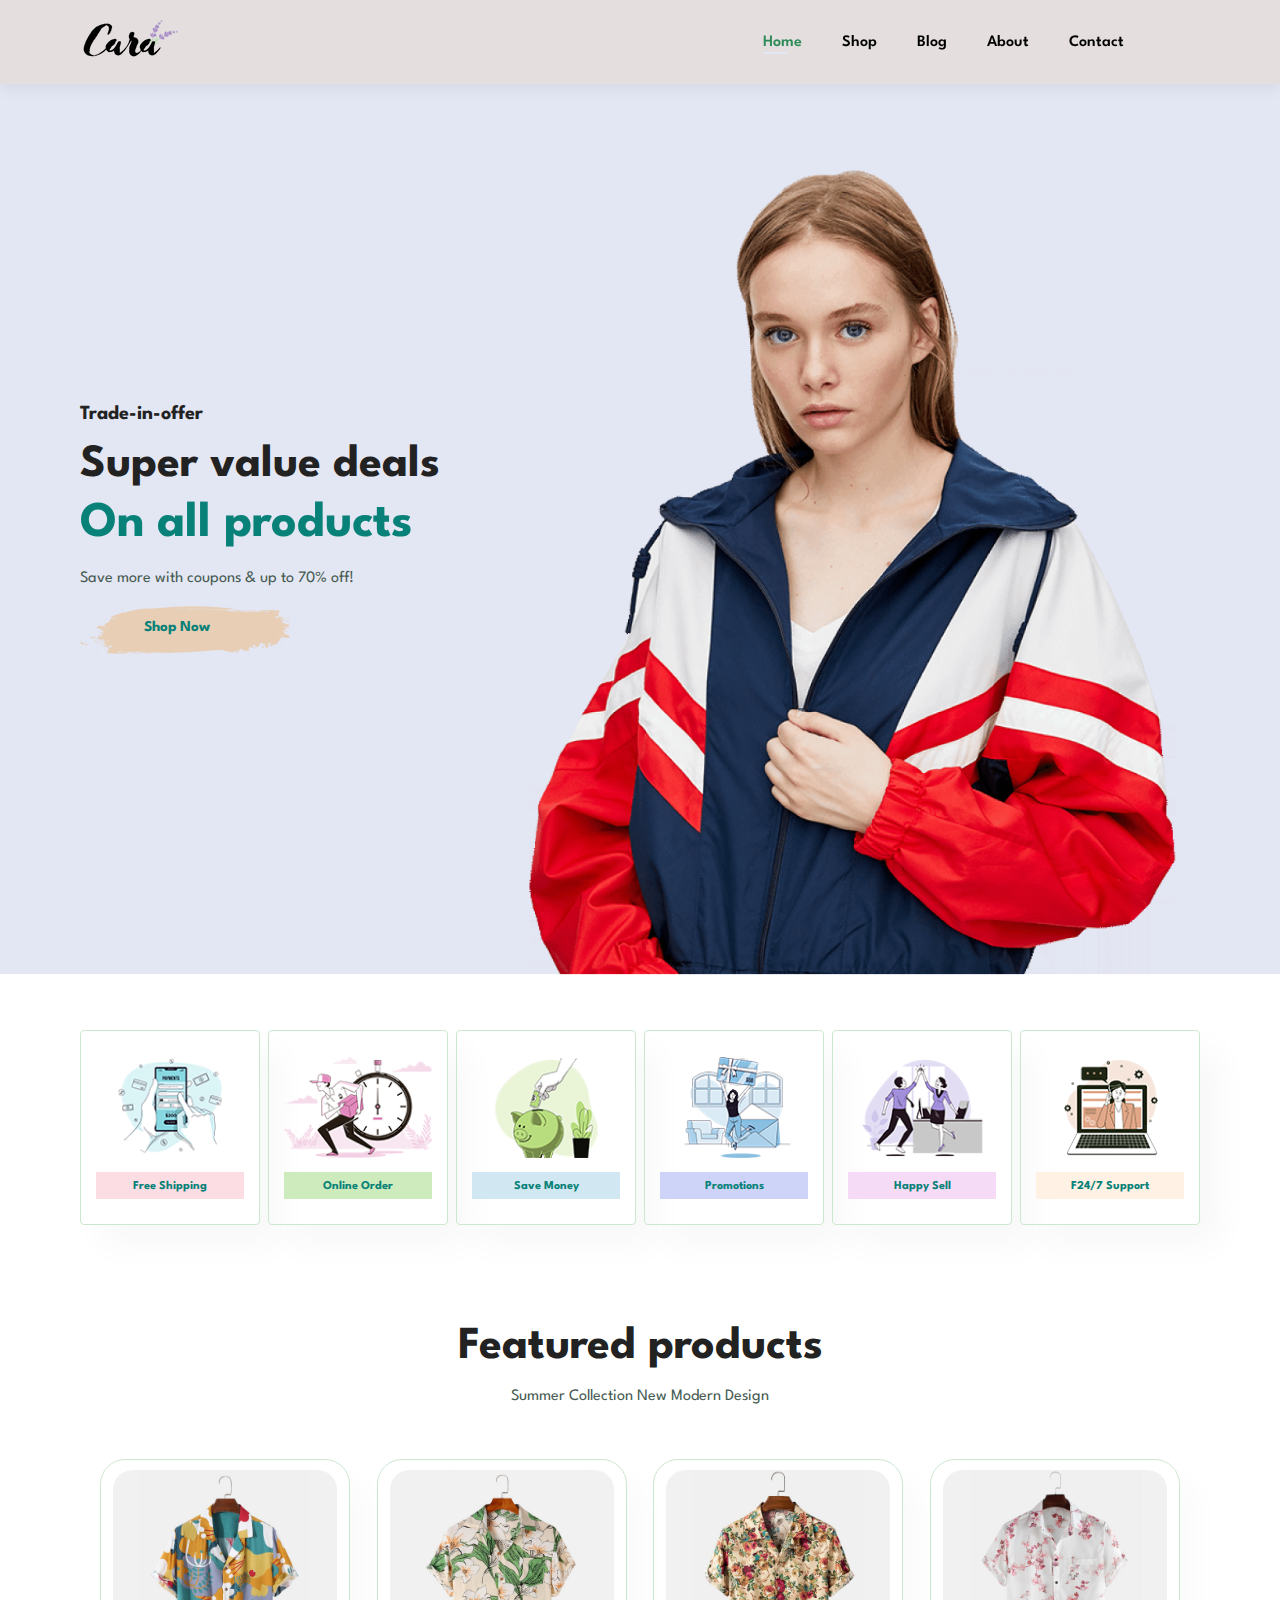
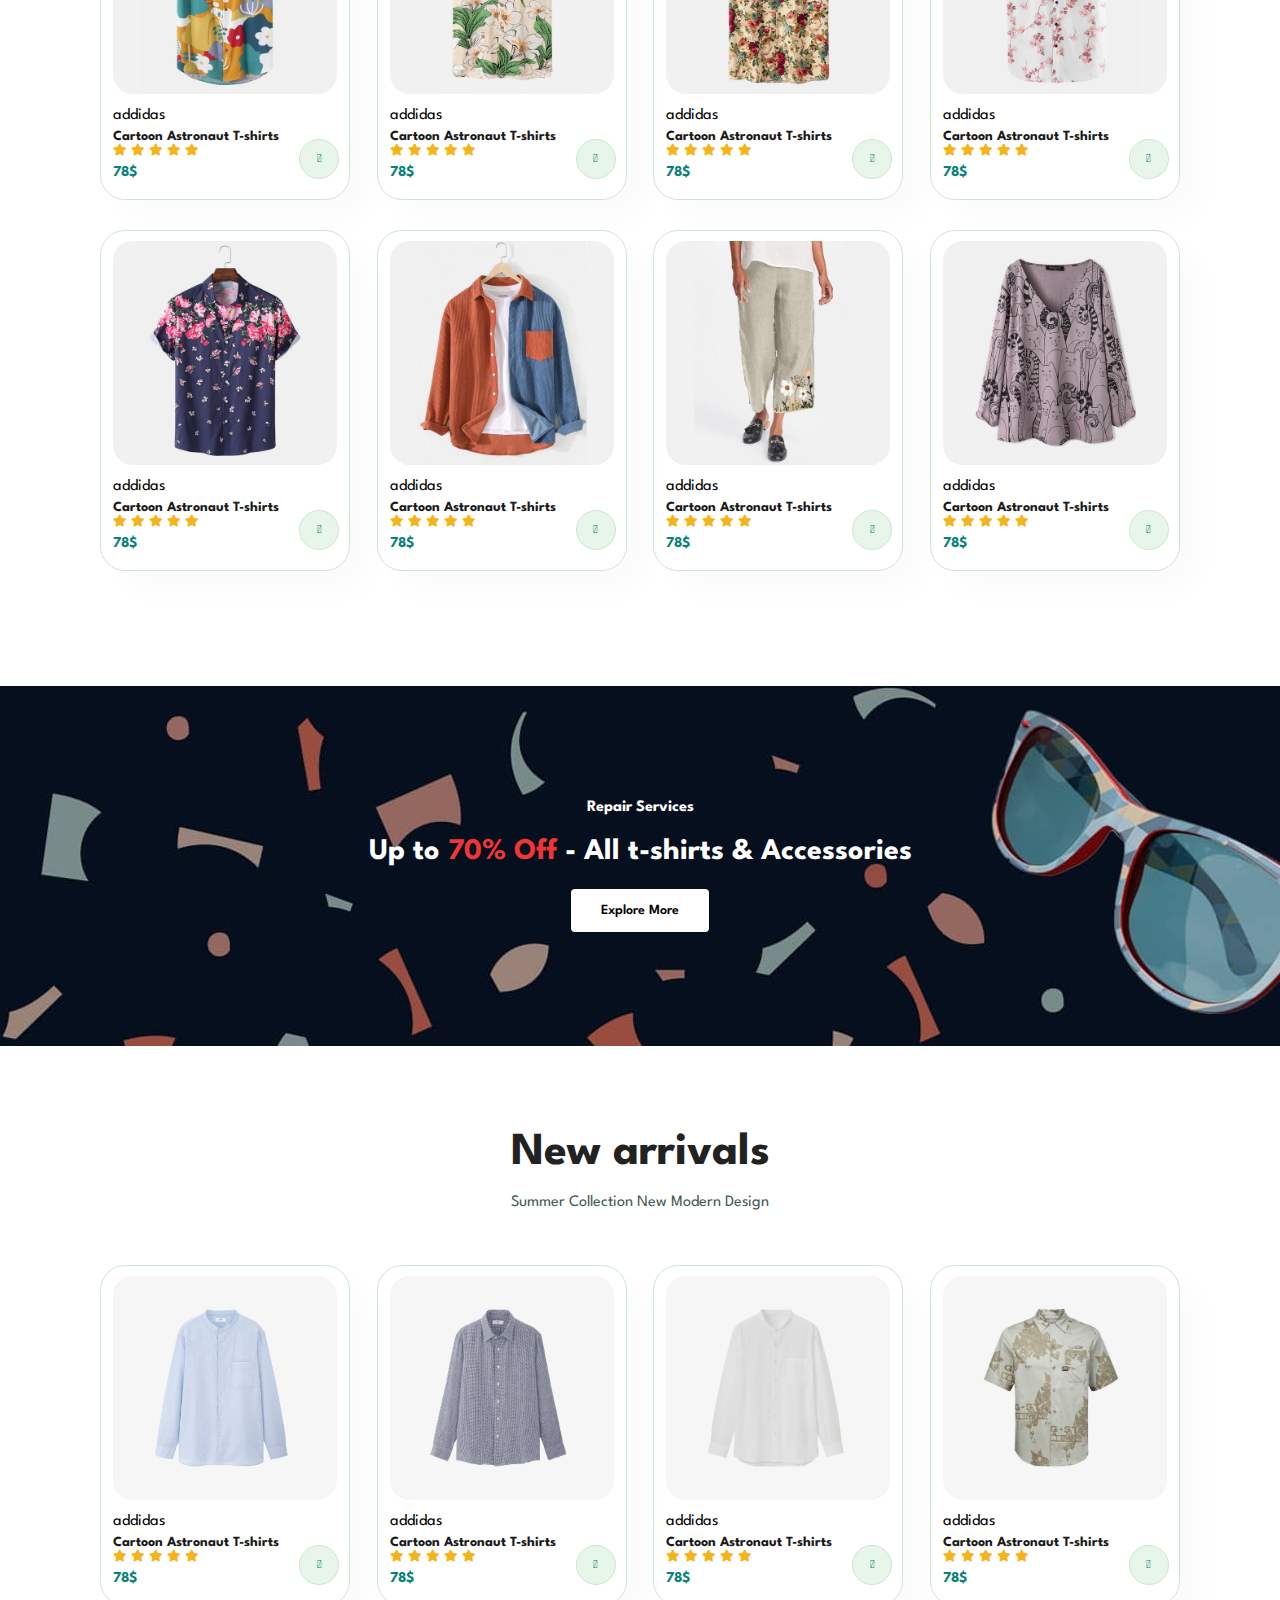
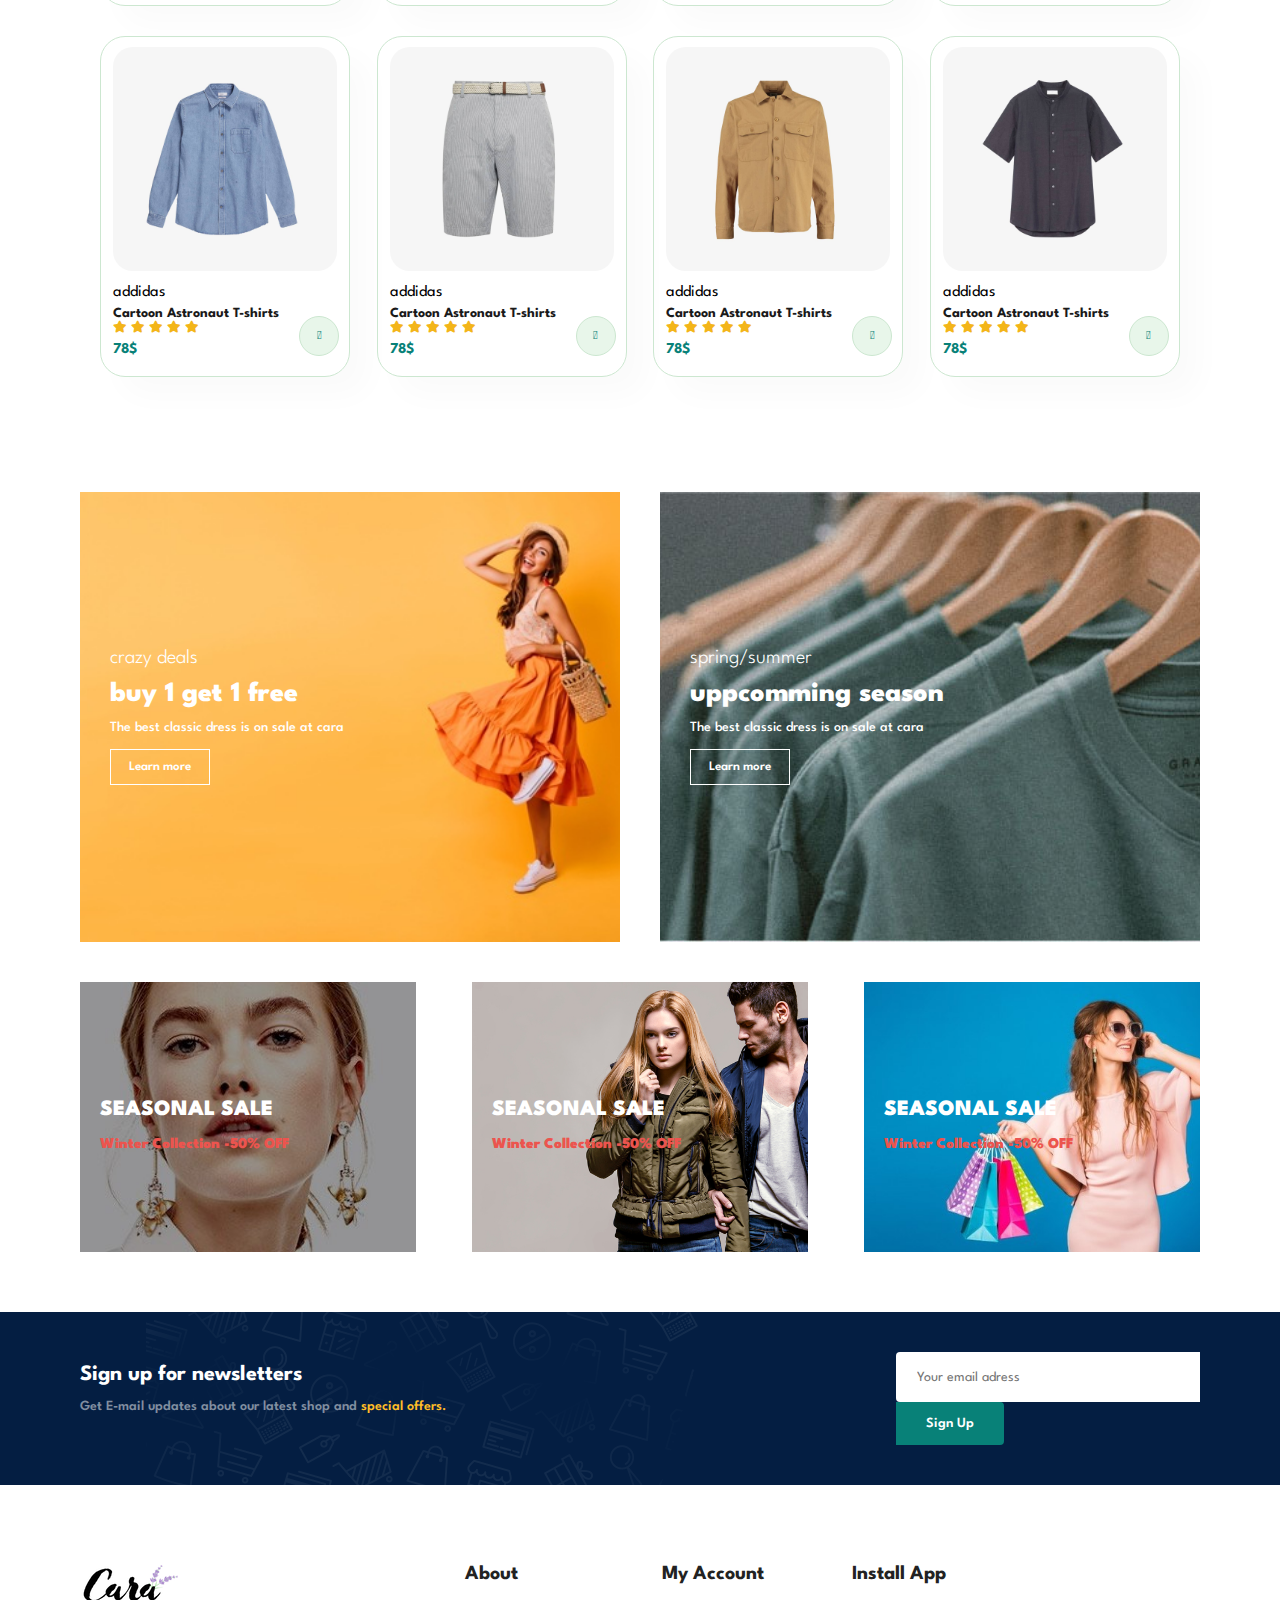
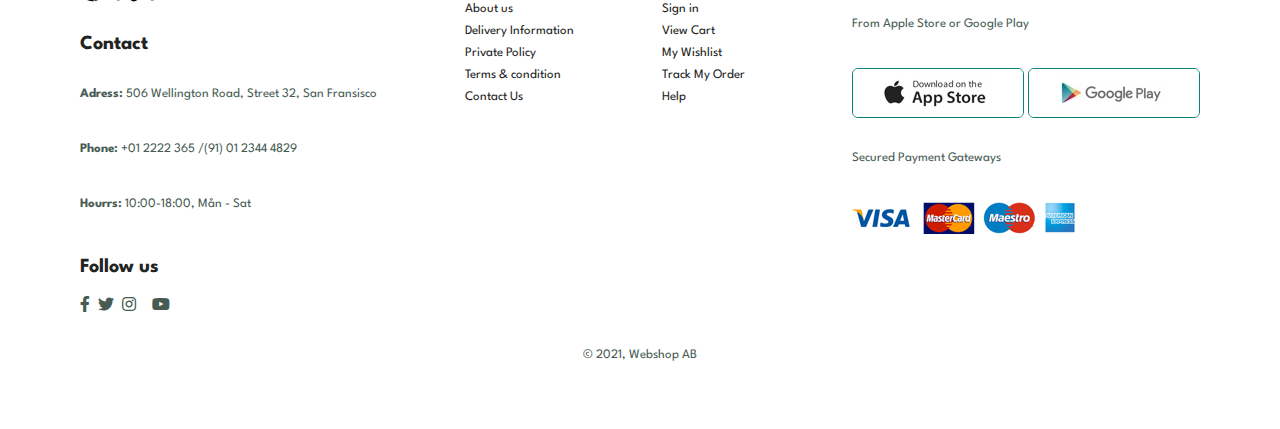
<file: index.html>
<!DOCTYPE html>
<html lang="en">
  <head>
    <meta charset="UTF-8" />
    <meta http-equiv="X-UA-Compatible" content="IE=edge" />
    <meta name="viewport" content="width=device-width, initial-scale=1.0" />
    <title>E-Shop</title>
    <link
      rel="stylesheet"
      href="https://pro.fontawesome.com/releases/v5.10.0/css/all.css"
    />
    <link rel="stylesheet" href="style.css" />
  </head>

  <body>
    <section id="header">
      <a href="#">
        <img src="img/logo.png" class="logo" alt="" />
      </a>

      <div>
        <ul id="navbar">
          <li><a class="active" href="index.html">Home</a></li>
          <li><a href="shop.html">Shop</a></li>
          <li><a href="blog.html">Blog</a></li>
          <li><a href="about.html">About</a></li>
          <li><a href="contact.html">Contact</a></li>
          <li class="lg-bag">
            <a href="cart.html"> <i class="far fa-shopping-bag"></i> </a>
          </li>
          <a href="#" id="close"> <i class="far fa-times"></i> </a>
        </ul>
      </div>

      <div id="mobile">
        <a href="cart.html"><i class="far fa-shopping-bag"></i></a>
        <i id="bar" class="fas fa-outdent"></i>
      </div>
    </section>

    <section id="hero">
      <h4>Trade-in-offer</h4>
      <h2>Super value deals</h2>
      <h1>On all products</h1>
      <p>Save more with coupons & up to 70% off!</p>
      <button>Shop Now</button>
    </section>

    <section id="feature" class="section-p1">
      <div class="fe-box">
        <img src="img/features/f1.png" alt="" />
        <h6>Free Shipping</h6>
      </div>
      <div class="fe-box">
        <img src="img/features/f2.png" alt="" />
        <h6>Online Order</h6>
      </div>
      <div class="fe-box">
        <img src="img/features/f3.png" alt="" />
        <h6>Save Money</h6>
      </div>
      <div class="fe-box">
        <img src="img/features/f4.png" alt="" />
        <h6>Promotions</h6>
      </div>
      <div class="fe-box">
        <img src="img/features/f5.png" alt="" />
        <h6>Happy Sell</h6>
      </div>
      <div class="fe-box">
        <img src="img/features/f6.png" alt="" />
        <h6>F24/7 Support</h6>
      </div>
    </section>

    <section id="product1" class="section-p1">
      <h2>Featured products</h2>
      <p>Summer Collection New Modern Design</p>
      <div class="pro-container">
        <div class="pro">
          <img src="img/products/f1.jpg" alt="" />
          <div class="des">
            <span>addidas</span>
            <h5>Cartoon Astronaut T-shirts</h5>
            <div class="star">
              <i class="fas fa-star"></i>
              <i class="fas fa-star"></i>
              <i class="fas fa-star"></i>
              <i class="fas fa-star"></i>
              <i class="fas fa-star"></i>
            </div>
            <h4>78$</h4>
          </div>
          <a href="#"><i class="fal fa-shopping-cart cart"></i></a>
        </div>

        <div class="pro">
          <img src="img/products/f2.jpg" alt="" />
          <div class="des">
            <span>addidas</span>
            <h5>Cartoon Astronaut T-shirts</h5>
            <div class="star">
              <i class="fas fa-star"></i>
              <i class="fas fa-star"></i>
              <i class="fas fa-star"></i>
              <i class="fas fa-star"></i>
              <i class="fas fa-star"></i>
            </div>
            <h4>78$</h4>
          </div>
          <a href="#"><i class="fal fa-shopping-cart cart"></i></a>
        </div>

        <div class="pro">
          <img src="img/products/f3.jpg" alt="" />
          <div class="des">
            <span>addidas</span>
            <h5>Cartoon Astronaut T-shirts</h5>
            <div class="star">
              <i class="fas fa-star"></i>
              <i class="fas fa-star"></i>
              <i class="fas fa-star"></i>
              <i class="fas fa-star"></i>
              <i class="fas fa-star"></i>
            </div>
            <h4>78$</h4>
          </div>
          <a href="#"><i class="fal fa-shopping-cart cart"></i></a>
        </div>

        <div class="pro">
          <img src="img/products/f4.jpg" alt="" />
          <div class="des">
            <span>addidas</span>
            <h5>Cartoon Astronaut T-shirts</h5>
            <div class="star">
              <i class="fas fa-star"></i>
              <i class="fas fa-star"></i>
              <i class="fas fa-star"></i>
              <i class="fas fa-star"></i>
              <i class="fas fa-star"></i>
            </div>
            <h4>78$</h4>
          </div>
          <a href="#"><i class="fal fa-shopping-cart cart"></i></a>
        </div>

        <div class="pro">
          <img src="img/products/f5.jpg" alt="" />
          <div class="des">
            <span>addidas</span>
            <h5>Cartoon Astronaut T-shirts</h5>
            <div class="star">
              <i class="fas fa-star"></i>
              <i class="fas fa-star"></i>
              <i class="fas fa-star"></i>
              <i class="fas fa-star"></i>
              <i class="fas fa-star"></i>
            </div>
            <h4>78$</h4>
          </div>
          <a href="#"><i class="fal fa-shopping-cart cart"></i></a>
        </div>

        <div class="pro">
          <img src="img/products/f6.jpg" alt="" />
          <div class="des">
            <span>addidas</span>
            <h5>Cartoon Astronaut T-shirts</h5>
            <div class="star">
              <i class="fas fa-star"></i>
              <i class="fas fa-star"></i>
              <i class="fas fa-star"></i>
              <i class="fas fa-star"></i>
              <i class="fas fa-star"></i>
            </div>
            <h4>78$</h4>
          </div>
          <a href="#"><i class="fal fa-shopping-cart cart"></i></a>
        </div>

        <div class="pro">
          <img src="img/products/f7.jpg" alt="" />
          <div class="des">
            <span>addidas</span>
            <h5>Cartoon Astronaut T-shirts</h5>
            <div class="star">
              <i class="fas fa-star"></i>
              <i class="fas fa-star"></i>
              <i class="fas fa-star"></i>
              <i class="fas fa-star"></i>
              <i class="fas fa-star"></i>
            </div>
            <h4>78$</h4>
          </div>
          <a href="#"><i class="fal fa-shopping-cart cart"></i></a>
        </div>

        <div class="pro">
          <img src="img/products/f8.jpg" alt="" />
          <div class="des">
            <span>addidas</span>
            <h5>Cartoon Astronaut T-shirts</h5>
            <div class="star">
              <i class="fas fa-star"></i>
              <i class="fas fa-star"></i>
              <i class="fas fa-star"></i>
              <i class="fas fa-star"></i>
              <i class="fas fa-star"></i>
            </div>
            <h4>78$</h4>
          </div>
          <a href="#"><i class="fal fa-shopping-cart cart"></i></a>
        </div>
      </div>
    </section>

    <section id="banner" class="section-m1">
      <h4>Repair Services</h4>
      <h2>Up to <span>70% Off</span> - All t-shirts & Accessories</h2>
      <button class="normal">Explore More</button>
    </section>

    <section id="product1" class="section-p1">
      <h2>New arrivals</h2>
      <p>Summer Collection New Modern Design</p>
      <div class="pro-container">
        <div class="pro">
          <img src="img/products/n1.jpg" alt="" />
          <div class="des">
            <span>addidas</span>
            <h5>Cartoon Astronaut T-shirts</h5>
            <div class="star">
              <i class="fas fa-star"></i>
              <i class="fas fa-star"></i>
              <i class="fas fa-star"></i>
              <i class="fas fa-star"></i>
              <i class="fas fa-star"></i>
            </div>
            <h4>78$</h4>
          </div>
          <a href="#"><i class="fal fa-shopping-cart cart"></i></a>
        </div>

        <div class="pro">
          <img src="img/products/n2.jpg" alt="" />
          <div class="des">
            <span>addidas</span>
            <h5>Cartoon Astronaut T-shirts</h5>
            <div class="star">
              <i class="fas fa-star"></i>
              <i class="fas fa-star"></i>
              <i class="fas fa-star"></i>
              <i class="fas fa-star"></i>
              <i class="fas fa-star"></i>
            </div>
            <h4>78$</h4>
          </div>
          <a href="#"><i class="fal fa-shopping-cart cart"></i></a>
        </div>

        <div class="pro">
          <img src="img/products/n3.jpg" alt="" />
          <div class="des">
            <span>addidas</span>
            <h5>Cartoon Astronaut T-shirts</h5>
            <div class="star">
              <i class="fas fa-star"></i>
              <i class="fas fa-star"></i>
              <i class="fas fa-star"></i>
              <i class="fas fa-star"></i>
              <i class="fas fa-star"></i>
            </div>
            <h4>78$</h4>
          </div>
          <a href="#"><i class="fal fa-shopping-cart cart"></i></a>
        </div>

        <div class="pro">
          <img src="img/products/n4.jpg" alt="" />
          <div class="des">
            <span>addidas</span>
            <h5>Cartoon Astronaut T-shirts</h5>
            <div class="star">
              <i class="fas fa-star"></i>
              <i class="fas fa-star"></i>
              <i class="fas fa-star"></i>
              <i class="fas fa-star"></i>
              <i class="fas fa-star"></i>
            </div>
            <h4>78$</h4>
          </div>
          <a href="#"><i class="fal fa-shopping-cart cart"></i></a>
        </div>

        <div class="pro">
          <img src="img/products/n5.jpg" alt="" />
          <div class="des">
            <span>addidas</span>
            <h5>Cartoon Astronaut T-shirts</h5>
            <div class="star">
              <i class="fas fa-star"></i>
              <i class="fas fa-star"></i>
              <i class="fas fa-star"></i>
              <i class="fas fa-star"></i>
              <i class="fas fa-star"></i>
            </div>
            <h4>78$</h4>
          </div>
          <a href="#"><i class="fal fa-shopping-cart cart"></i></a>
        </div>

        <div class="pro">
          <img src="img/products/n6.jpg" alt="" />
          <div class="des">
            <span>addidas</span>
            <h5>Cartoon Astronaut T-shirts</h5>
            <div class="star">
              <i class="fas fa-star"></i>
              <i class="fas fa-star"></i>
              <i class="fas fa-star"></i>
              <i class="fas fa-star"></i>
              <i class="fas fa-star"></i>
            </div>
            <h4>78$</h4>
          </div>
          <a href="#"><i class="fal fa-shopping-cart cart"></i></a>
        </div>

        <div class="pro">
          <img src="img/products/n7.jpg" alt="" />
          <div class="des">
            <span>addidas</span>
            <h5>Cartoon Astronaut T-shirts</h5>
            <div class="star">
              <i class="fas fa-star"></i>
              <i class="fas fa-star"></i>
              <i class="fas fa-star"></i>
              <i class="fas fa-star"></i>
              <i class="fas fa-star"></i>
            </div>
            <h4>78$</h4>
          </div>
          <a href="#"><i class="fal fa-shopping-cart cart"></i></a>
        </div>

        <div class="pro">
          <img src="img/products/n8.jpg" alt="" />
          <div class="des">
            <span>addidas</span>
            <h5>Cartoon Astronaut T-shirts</h5>
            <div class="star">
              <i class="fas fa-star"></i>
              <i class="fas fa-star"></i>
              <i class="fas fa-star"></i>
              <i class="fas fa-star"></i>
              <i class="fas fa-star"></i>
            </div>
            <h4>78$</h4>
          </div>
          <a href="#"><i class="fal fa-shopping-cart cart"></i></a>
        </div>
      </div>
    </section>

    <section id="sm-banner" class="section-p1">
      <div class="banner-box">
        <h4>crazy deals</h4>
        <h2>buy 1 get 1 free</h2>
        <span>The best classic dress is on sale at cara</span>
        <button class="white">Learn more</button>
      </div>

      <div class="banner-box banner-box2">
        <h4>spring/summer</h4>
        <h2>uppcomming season</h2>
        <span>The best classic dress is on sale at cara</span>
        <button class="white">Learn more</button>
      </div>
    </section>

    <section id="banner3">
      <div class="banner-box">
        <h2>SEASONAL SALE</h2>
        <h3>Winter Collection -50% OFF</h3>
      </div>
      <div class="banner-box banner-box2">
        <h2>SEASONAL SALE</h2>
        <h3>Winter Collection -50% OFF</h3>
      </div>
      <div class="banner-box banner-box3">
        <h2>SEASONAL SALE</h2>
        <h3>Winter Collection -50% OFF</h3>
      </div>
    </section>

    <section id="newsletter" class="section-p1 section-m1">
      <div class="newstext">
        <h4>Sign up for newsletters</h4>
        <p>
          Get E-mail updates about our latest shop and
          <span>special offers.</span>
        </p>
      </div>
      <div class="form">
        <input type="text" placeholder="Your email adress" />
        <button class="normal">Sign Up</button>
      </div>
    </section>

    <footer class="section-p1">
      <div class="col">
        <img class="logo" src="img/logo.png" alt="" />
        <h4>Contact</h4>
        <p>
          <strong>Adress: </strong> 506 Wellington Road, Street 32, San
          Fransisco
        </p>
        <p><strong>Phone: </strong> +01 2222 365 /(91) 01 2344 4829</p>
        <p><strong>Hourrs: </strong> 10:00-18:00, Mån - Sat</p>

        <div class="follow install">
          <h4>Follow us</h4>
          <div class="icon">
            <i class="fab fa-facebook-f"></i>
            <i class="fab fa-twitter"></i>
            <i class="fab fa-instagram"></i>
            <i class="fab fa-pintrest-p"></i>
            <i class="fab fa-youtube"></i>
          </div>
        </div>
      </div>

      <div class="col">
        <h4>About</h4>
        <a href="#">About us</a>
        <a href="#">Delivery Information</a>
        <a href="#">Private Policy</a>
        <a href="#">Terms & condition</a>
        <a href="#">Contact Us</a>
      </div>

      <div class="col">
        <h4>My Account</h4>
        <a href="#">Sign in</a>
        <a href="#">View Cart</a>
        <a href="#">My Wishlist</a>
        <a href="#">Track My Order</a>
        <a href="#">Help</a>
      </div>

      <div class="col install">
        <h4>Install App</h4>
        <p>From Apple Store or Google Play</p>
        <div class="row">
          <img src="img/pay/app.jpg" />
          <img src="img/pay/play.jpg" />
        </div>
        <p>Secured Payment Gateways</p>
        <img src="img/pay/pay.png" />
      </div>

      <div class="copyright">
        <p>© 2021, Webshop AB</p>
      </div>
    </footer>

    <script src="script.js"></script>
  </body>
</html>
</file>
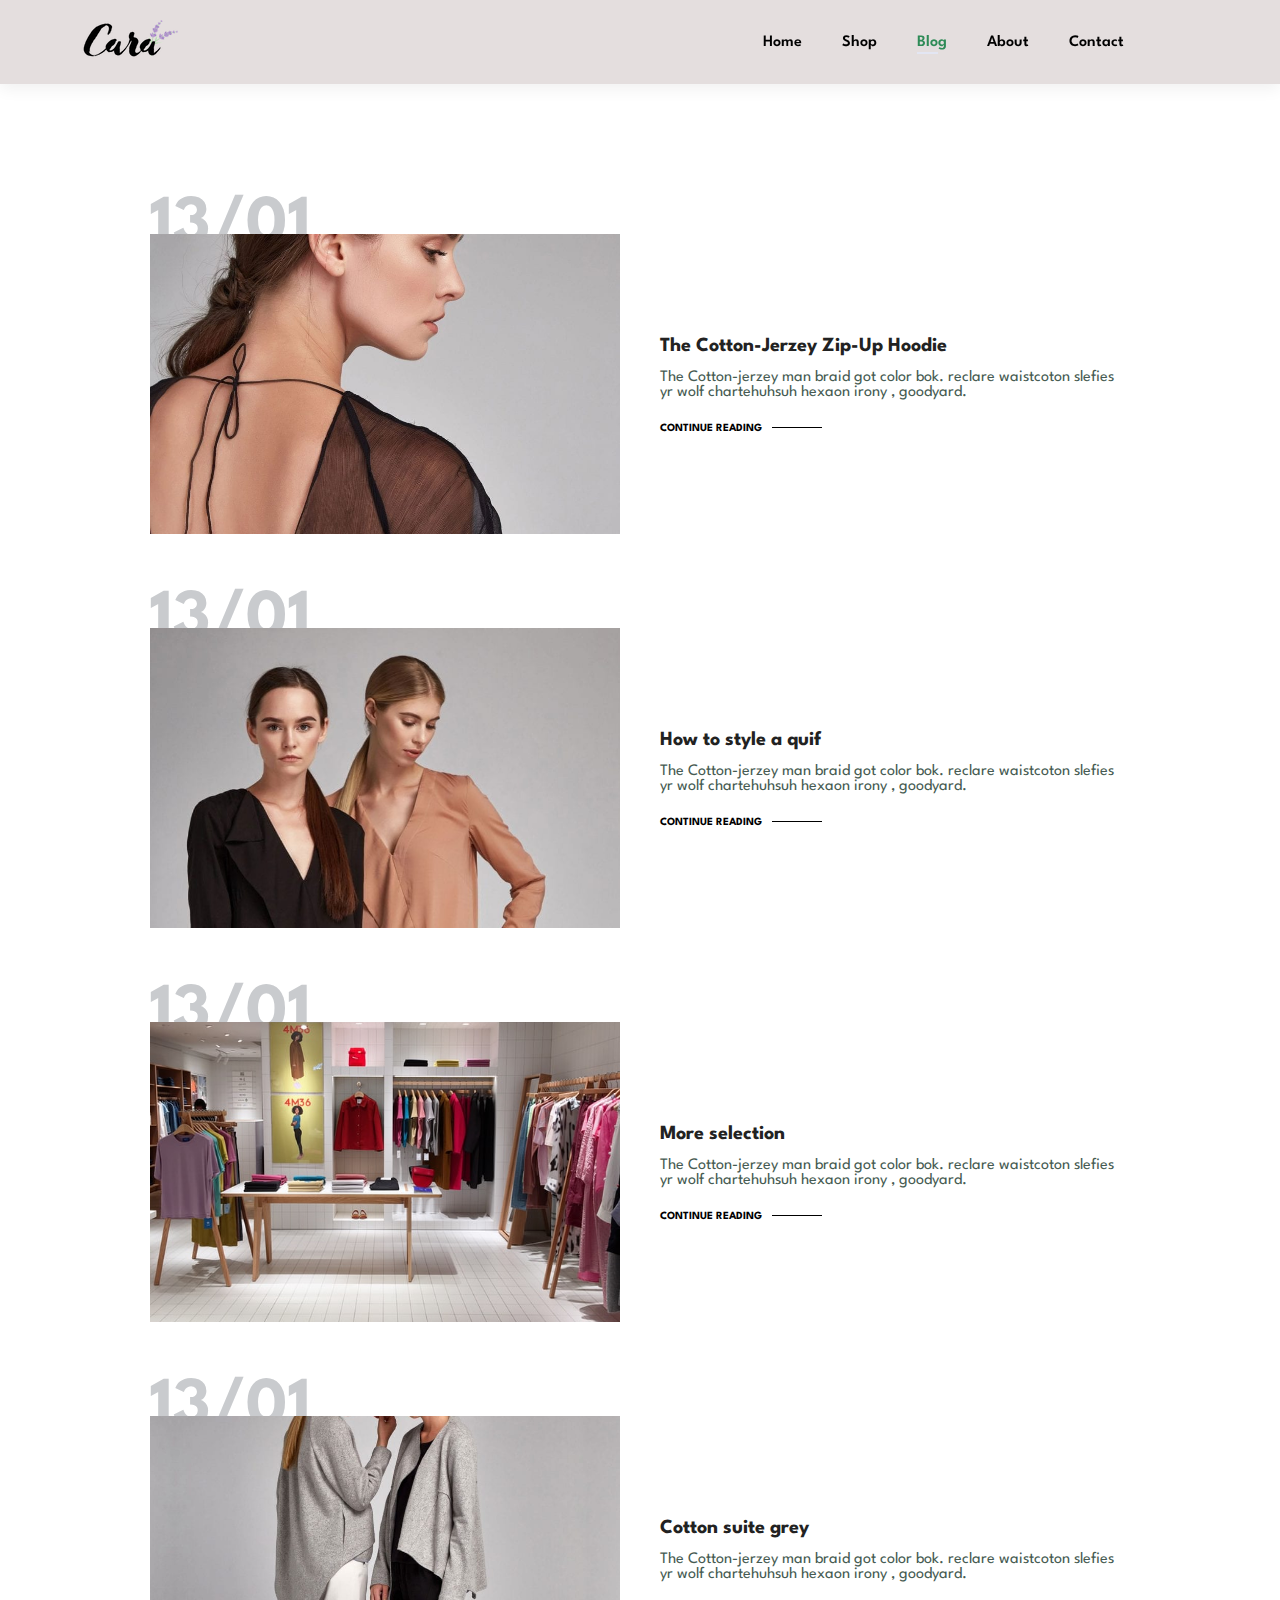
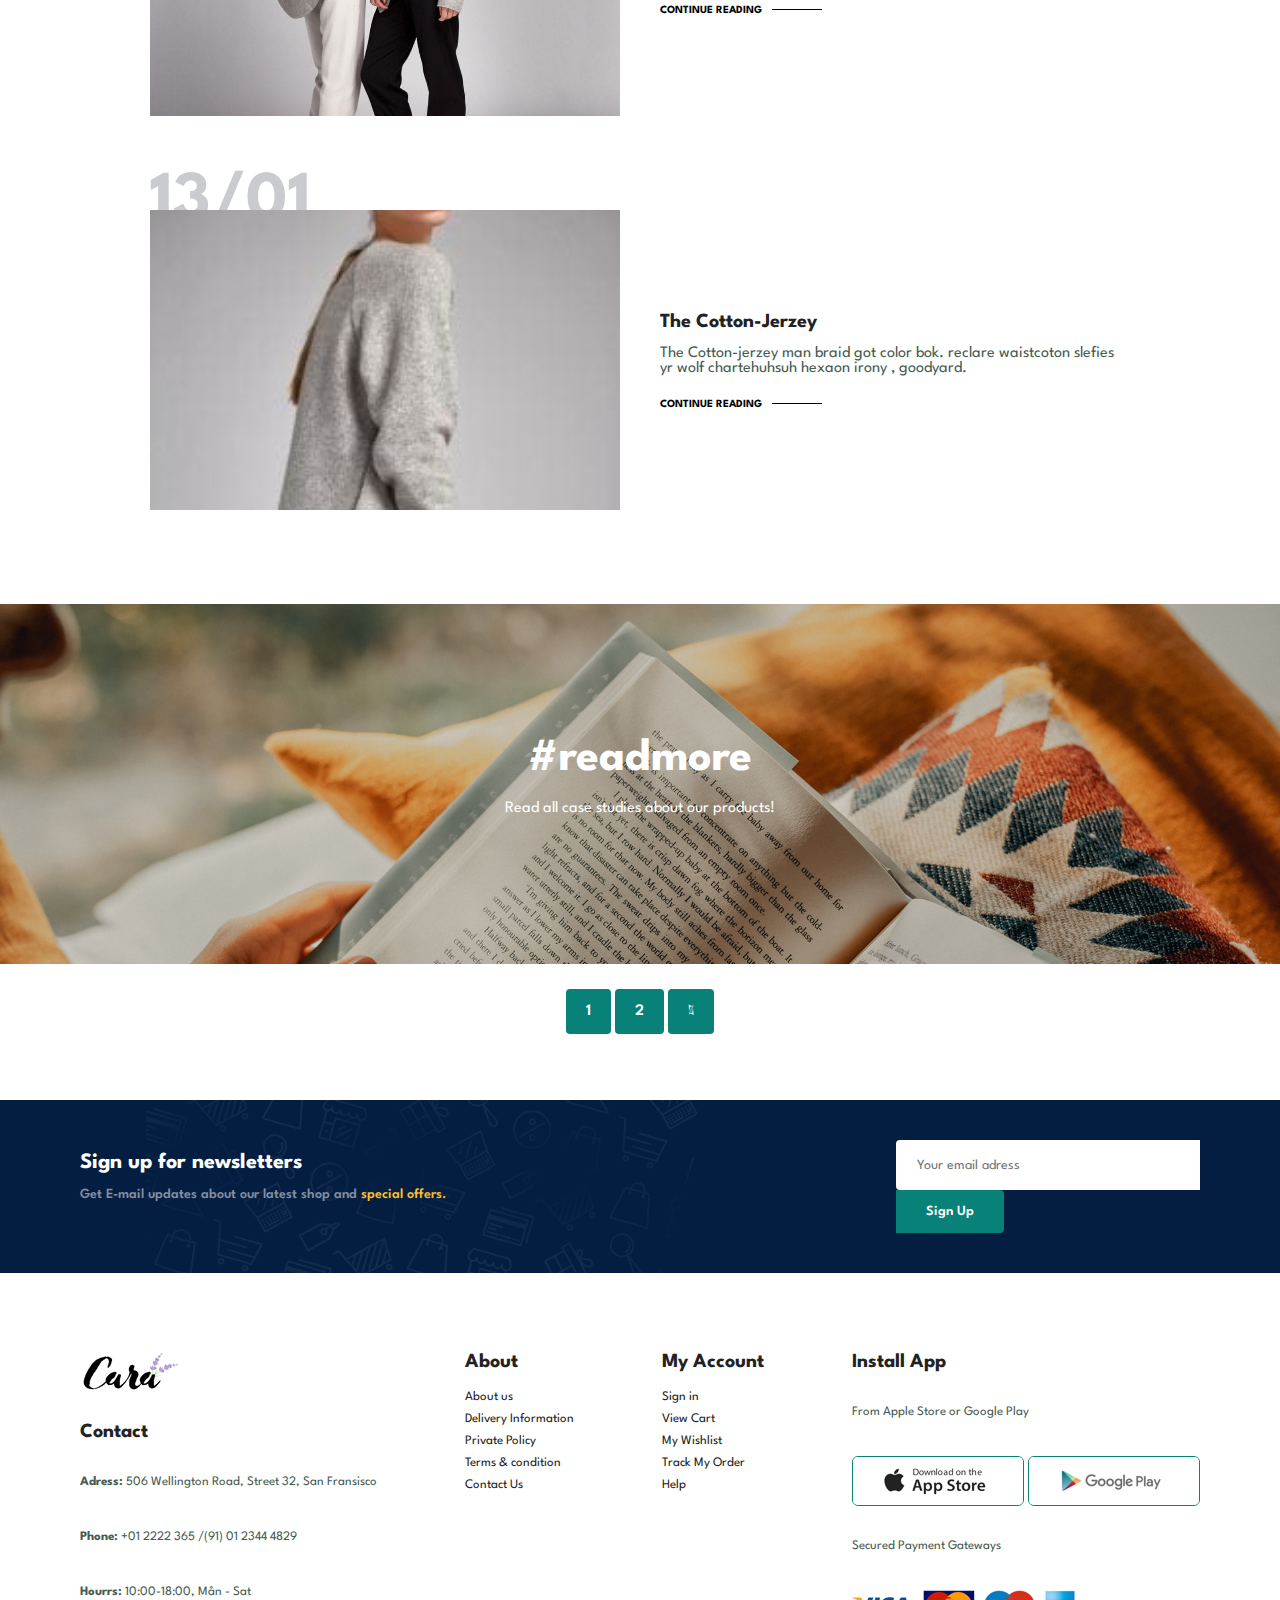
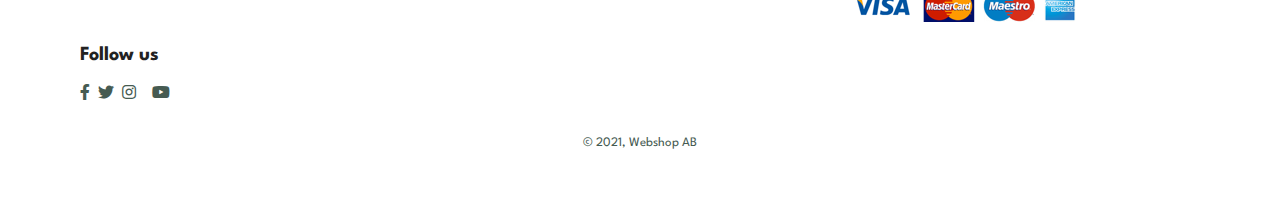
<file: blog.html>
<!DOCTYPE html>
<html lang="en">
  <head>
    <meta charset="UTF-8" />
    <meta http-equiv="X-UA-Compatible" content="IE=edge" />
    <meta name="viewport" content="width=device-width, initial-scale=1.0" />
    <title>E-Shop</title>
    <link
      rel="stylesheet"
      href="https://pro.fontawesome.com/releases/v5.10.0/css/all.css"
    />
    <link rel="stylesheet" href="style.css" />
  </head>

  <body>
    <section id="header">
      <a href="#">
        <img src="img/logo.png" class="logo" alt="" />
      </a>

      <div>
        <ul id="navbar">
          <li><a href="index.html">Home</a></li>
          <li><a href="shop.html">Shop</a></li>
          <li><a class="active" href="blog.html">Blog</a></li>
          <li><a href="about.html">About</a></li>
          <li><a href="contact.html">Contact</a></li>
          <li class="lg-bag">
            <a href="cart.html"> <i class="far fa-shopping-bag"></i> </a>
          </li>
          <a href="#" id="close"> <i class="far fa-times"></i> </a>
        </ul>
      </div>

      <div id="mobile">
        <a href="cart.html"><i class="far fa-shopping-bag"></i></a>
        <i id="bar" class="fas fa-outdent"></i>
      </div>
    </section>

    <section id="blog">
      <div class="blog-box">
        <div class="blog-img">
          <img src="img/blog/b1.jpg" alt="" />
        </div>

        <div class="blog-details">
          <h4>The Cotton-Jerzey Zip-Up Hoodie</h4>
          <p>
            The Cotton-jerzey man braid got color bok. reclare waistcoton
            slefies yr wolf chartehuhsuh hexaon irony , goodyard.
          </p>
          <a href="#">CONTINUE READING</a>
        </div>

        <h1>13/01</h1>
      </div>

      <div class="blog-box">
        <div class="blog-img">
          <img src="img/blog/b2.jpg" alt="" />
        </div>

        <div class="blog-details">
          <h4>How to style a quif</h4>
          <p>
            The Cotton-jerzey man braid got color bok. reclare waistcoton
            slefies yr wolf chartehuhsuh hexaon irony , goodyard.
          </p>
          <a href="#">CONTINUE READING</a>
        </div>

        <h1>13/01</h1>
      </div>
      <div class="blog-box">
        <div class="blog-img">
          <img src="img/blog/b3.jpg" alt="" />
        </div>

        <div class="blog-details">
          <h4>More selection</h4>
          <p>
            The Cotton-jerzey man braid got color bok. reclare waistcoton
            slefies yr wolf chartehuhsuh hexaon irony , goodyard.
          </p>
          <a href="#">CONTINUE READING</a>
        </div>

        <h1>13/01</h1>
      </div>
      <div class="blog-box">
        <div class="blog-img">
          <img src="img/blog/b4.jpg" alt="" />
        </div>

        <div class="blog-details">
          <h4>Cotton suite grey</h4>
          <p>
            The Cotton-jerzey man braid got color bok. reclare waistcoton
            slefies yr wolf chartehuhsuh hexaon irony , goodyard.
          </p>
          <a href="#">CONTINUE READING</a>
        </div>

        <h1>13/01</h1>
      </div>
      <div class="blog-box">
        <div class="blog-img">
          <img src="img/blog/b5.jpg" alt="" />
        </div>

        <div class="blog-details">
          <h4>The Cotton-Jerzey</h4>
          <p>
            The Cotton-jerzey man braid got color bok. reclare waistcoton
            slefies yr wolf chartehuhsuh hexaon irony , goodyard.
          </p>
          <a href="#">CONTINUE READING</a>
        </div>

        <h1>13/01</h1>
      </div>
    </section>

    <section id="page-header" class="blog-header">
      <h2>#readmore</h2>
      <p>Read all case studies about our products!</p>
    </section>

    <section id="pagination" class="section-p1">
      <a href="#">1</a>
      <a href="#">2</a>
      <a href="#"><i class="fal fa-long-arrow-alt-right"></i></a>
    </section>

    <section id="newsletter" class="section-p1 section-m1">
      <div class="newstext">
        <h4>Sign up for newsletters</h4>
        <p>
          Get E-mail updates about our latest shop and
          <span>special offers.</span>
        </p>
      </div>
      <div class="form">
        <input type="text" placeholder="Your email adress" />
        <button class="normal">Sign Up</button>
      </div>
    </section>

    <footer class="section-p1">
      <div class="col">
        <img class="logo" src="img/logo.png" alt="" />
        <h4>Contact</h4>
        <p>
          <strong>Adress: </strong> 506 Wellington Road, Street 32, San
          Fransisco
        </p>
        <p><strong>Phone: </strong> +01 2222 365 /(91) 01 2344 4829</p>
        <p><strong>Hourrs: </strong> 10:00-18:00, Mån - Sat</p>

        <div class="follow install">
          <h4>Follow us</h4>
          <div class="icon">
            <i class="fab fa-facebook-f"></i>
            <i class="fab fa-twitter"></i>
            <i class="fab fa-instagram"></i>
            <i class="fab fa-pintrest-p"></i>
            <i class="fab fa-youtube"></i>
          </div>
        </div>
      </div>

      <div class="col">
        <h4>About</h4>
        <a href="#">About us</a>
        <a href="#">Delivery Information</a>
        <a href="#">Private Policy</a>
        <a href="#">Terms & condition</a>
        <a href="#">Contact Us</a>
      </div>

      <div class="col">
        <h4>My Account</h4>
        <a href="#">Sign in</a>
        <a href="#">View Cart</a>
        <a href="#">My Wishlist</a>
        <a href="#">Track My Order</a>
        <a href="#">Help</a>
      </div>

      <div class="col install">
        <h4>Install App</h4>
        <p>From Apple Store or Google Play</p>
        <div class="row">
          <img src="img/pay/app.jpg" />
          <img src="img/pay/play.jpg" />
        </div>
        <p>Secured Payment Gateways</p>
        <img src="img/pay/pay.png" />
      </div>

      <div class="copyright">
        <p>© 2021, Webshop AB</p>
      </div>
    </footer>

    <script src="script.js"></script>
  </body>
</html>
</file>
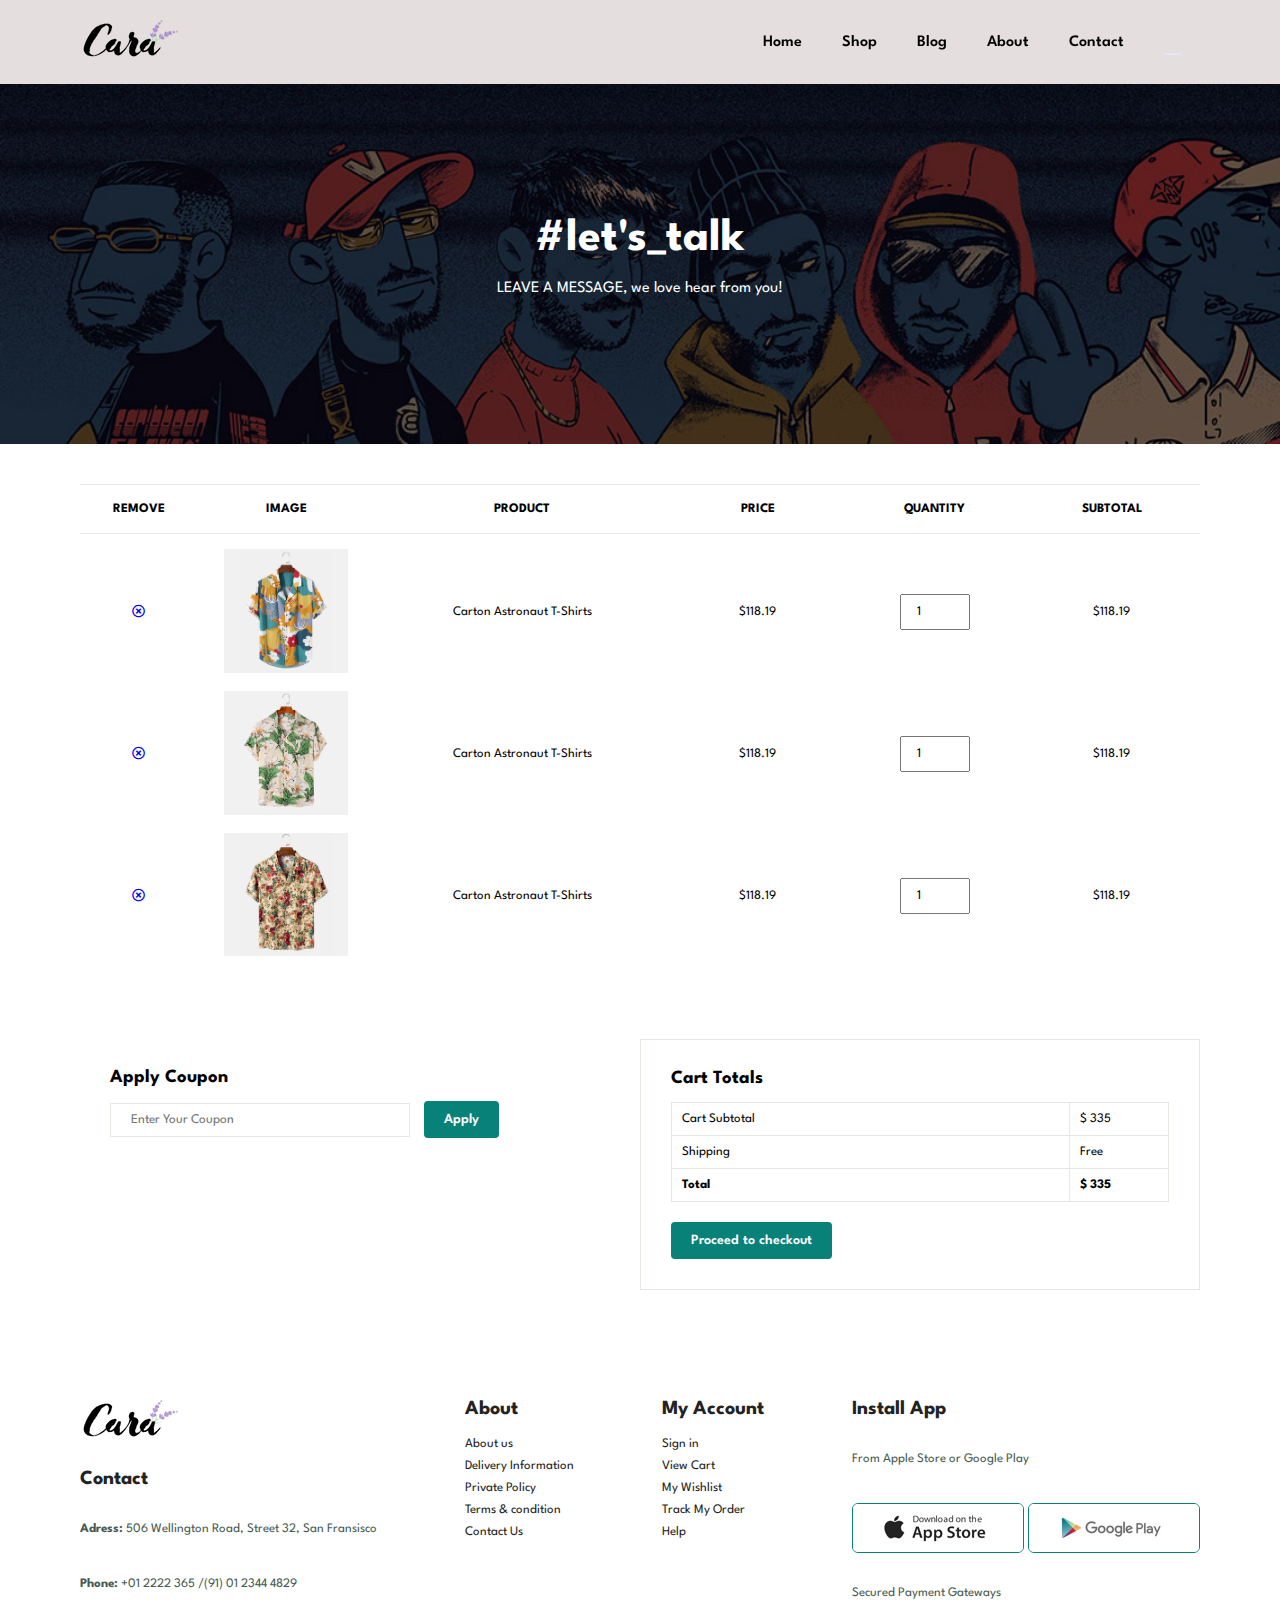
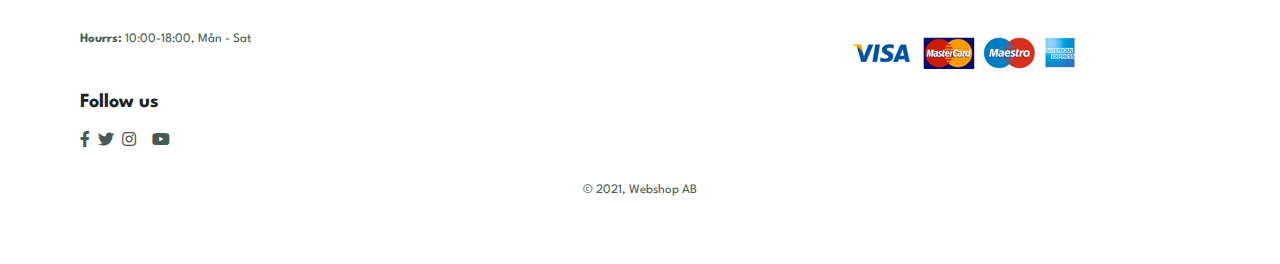
<file: cart.html>
<!DOCTYPE html>
<html lang="en">
  <head>
    <meta charset="UTF-8" />
    <meta http-equiv="X-UA-Compatible" content="IE=edge" />
    <meta name="viewport" content="width=device-width, initial-scale=1.0" />
    <title>E-Shop</title>
    <link
      rel="stylesheet"
      href="https://pro.fontawesome.com/releases/v5.10.0/css/all.css"
    />
    <link rel="stylesheet" href="style.css" />
  </head>

  <body>
    <section id="header">
      <a href="#">
        <img src="img/logo.png" class="logo" alt="" />
      </a>

      <div>
        <ul id="navbar">
          <li><a href="index.html">Home</a></li>
          <li><a href="shop.html">Shop</a></li>
          <li><a href="blog.html">Blog</a></li>
          <li><a href="about.html">About</a></li>
          <li><a href="contact.html">Contact</a></li>
          <li class="lg-bag">
            <a class="active" href="cart.html">
              <i class="far fa-shopping-bag"></i>
            </a>
          </li>
          <a href="#" id="close"> <i class="far fa-times"></i> </a>
        </ul>
      </div>

      <div id="mobile">
        <a href="cart.html"><i class="far fa-shopping-bag"></i></a>
        <i id="bar" class="fas fa-outdent"></i>
      </div>
    </section>

    <section id="page-header" class="about-header">
      <h2>#let's_talk</h2>
      <p>LEAVE A MESSAGE, we love hear from you!</p>
    </section>

    <section id="cart" class="section-p1">
      <table width="100%">
        <thead>
          <tr>
            <td>Remove</td>
            <td>Image</td>
            <td>Product</td>
            <td>Price</td>
            <td>Quantity</td>
            <td>Subtotal</td>
          </tr>
        </thead>

        <tbody>
          <tr>
            <td>
              <a href="#"><i class="far fa-times-circle"></i></a>
            </td>
            <td><img src="img/products/f1.jpg" alt="" /></td>
            <td>Carton Astronaut T-Shirts</td>
            <td>$118.19</td>
            <td><input type="number" value="1" /></td>
            <td>$118.19</td>
          </tr>
          <tr>
            <td>
              <a href="#"><i class="far fa-times-circle"></i></a>
            </td>
            <td><img src="img/products/f2.jpg" alt="" /></td>
            <td>Carton Astronaut T-Shirts</td>
            <td>$118.19</td>
            <td><input type="number" value="1" /></td>
            <td>$118.19</td>
          </tr>
          <tr>
            <td>
              <a href="#"><i class="far fa-times-circle"></i></a>
            </td>
            <td><img src="img/products/f3.jpg" alt="" /></td>
            <td>Carton Astronaut T-Shirts</td>
            <td>$118.19</td>
            <td><input type="number" value="1" /></td>
            <td>$118.19</td>
          </tr>
        </tbody>
      </table>
    </section>

    <section id="cart-add" class="section-p1">
      <div id="coupon">
        <h3>Apply Coupon</h3>
        <div>
          <input type="text" placeholder="Enter Your Coupon" />
          <button class="normal">Apply</button>
        </div>
      </div>

      <div id="subtotal">
        <h3>Cart Totals</h3>
        <table>
          <tr>
            <td>Cart Subtotal</td>
            <td>$ 335</td>
          </tr>
          <tr>
            <td>Shipping</td>
            <td>Free</td>
          </tr>
          <tr>
            <td><strong>Total</strong></td>
            <td><strong>$ 335</strong></td>
          </tr>
        </table>
        <button class="normal">Proceed to checkout</button>
      </div>
    </section>

    <footer class="section-p1">
      <div class="col">
        <img class="logo" src="img/logo.png" alt="" />
        <h4>Contact</h4>
        <p>
          <strong>Adress: </strong> 506 Wellington Road, Street 32, San
          Fransisco
        </p>
        <p><strong>Phone: </strong> +01 2222 365 /(91) 01 2344 4829</p>
        <p><strong>Hourrs: </strong> 10:00-18:00, Mån - Sat</p>

        <div class="follow install">
          <h4>Follow us</h4>
          <div class="icon">
            <i class="fab fa-facebook-f"></i>
            <i class="fab fa-twitter"></i>
            <i class="fab fa-instagram"></i>
            <i class="fab fa-pintrest-p"></i>
            <i class="fab fa-youtube"></i>
          </div>
        </div>
      </div>

      <div class="col">
        <h4>About</h4>
        <a href="#">About us</a>
        <a href="#">Delivery Information</a>
        <a href="#">Private Policy</a>
        <a href="#">Terms & condition</a>
        <a href="#">Contact Us</a>
      </div>

      <div class="col">
        <h4>My Account</h4>
        <a href="#">Sign in</a>
        <a href="#">View Cart</a>
        <a href="#">My Wishlist</a>
        <a href="#">Track My Order</a>
        <a href="#">Help</a>
      </div>

      <div class="col install">
        <h4>Install App</h4>
        <p>From Apple Store or Google Play</p>
        <div class="row">
          <img src="img/pay/app.jpg" />
          <img src="img/pay/play.jpg" />
        </div>
        <p>Secured Payment Gateways</p>
        <img src="img/pay/pay.png" />
      </div>

      <div class="copyright">
        <p>© 2021, Webshop AB</p>
      </div>
    </footer>

    <script src="script.js"></script>
  </body>
</html>
</file>
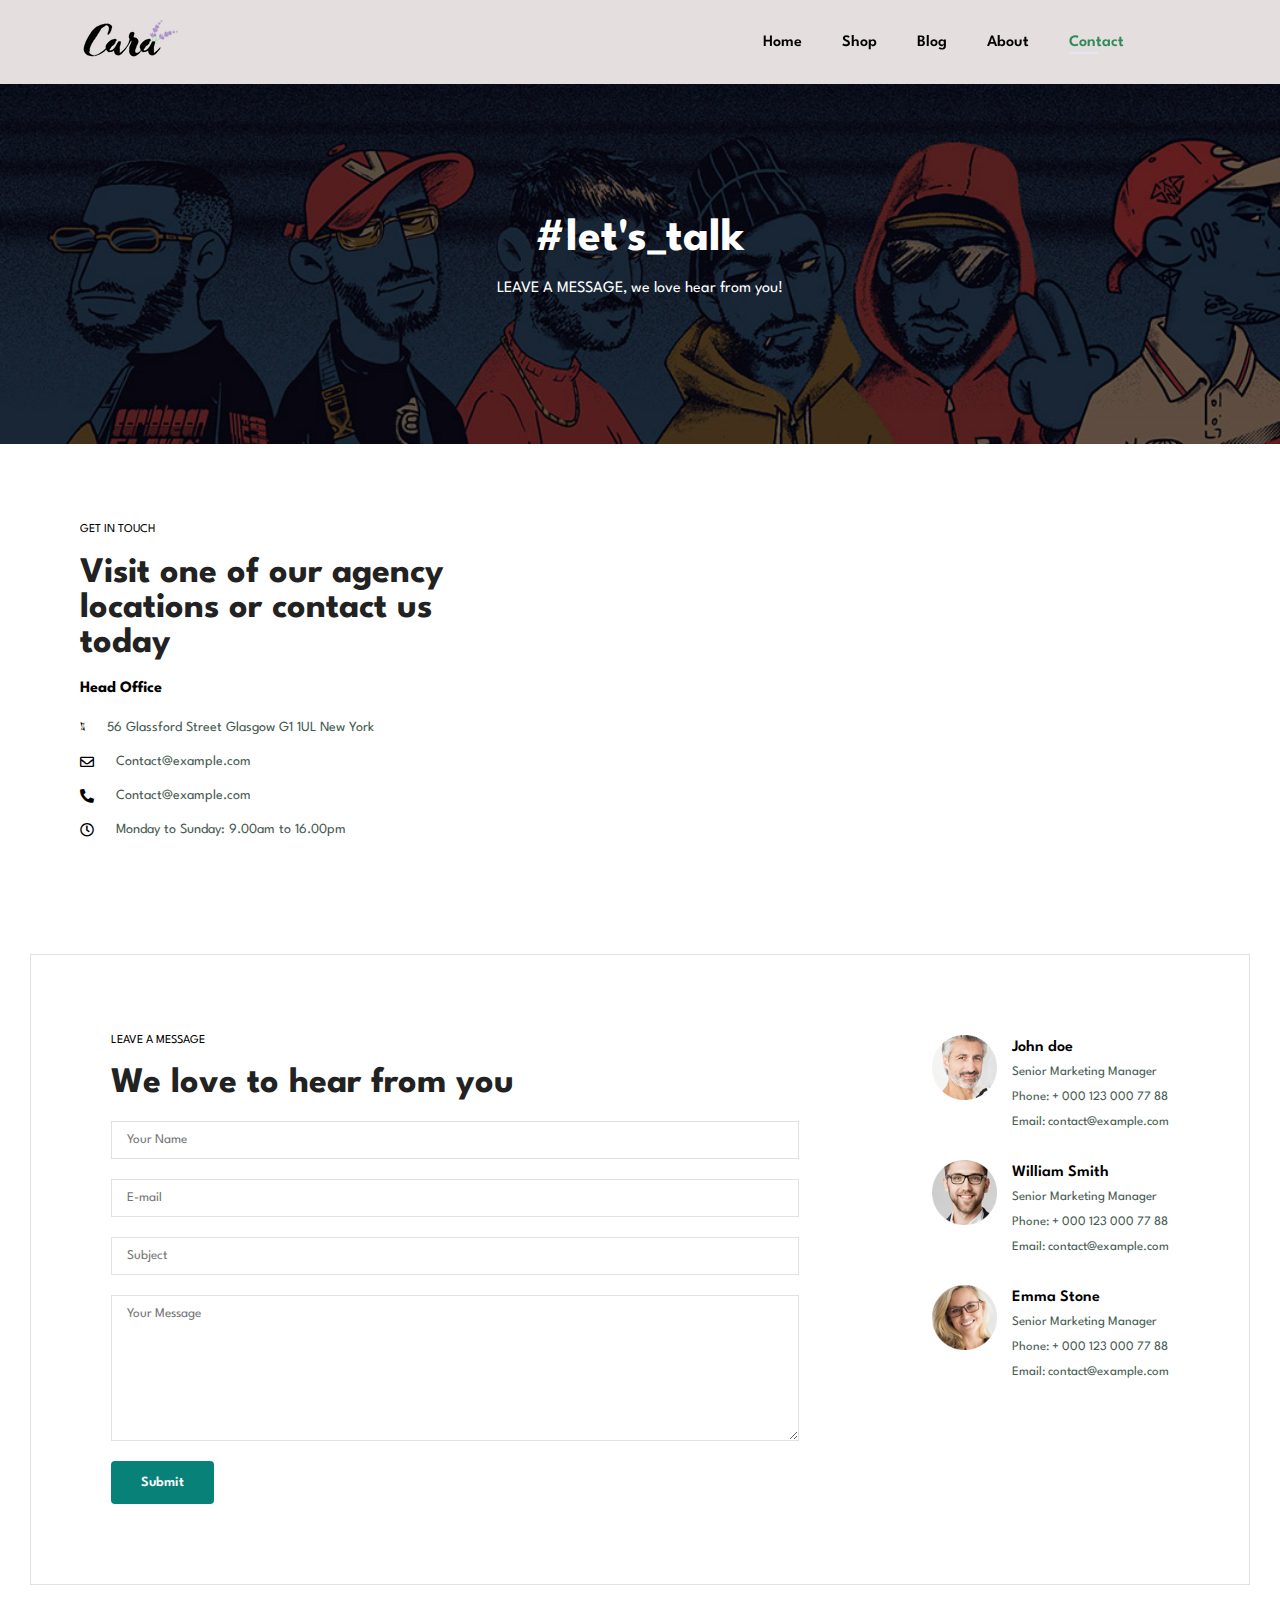
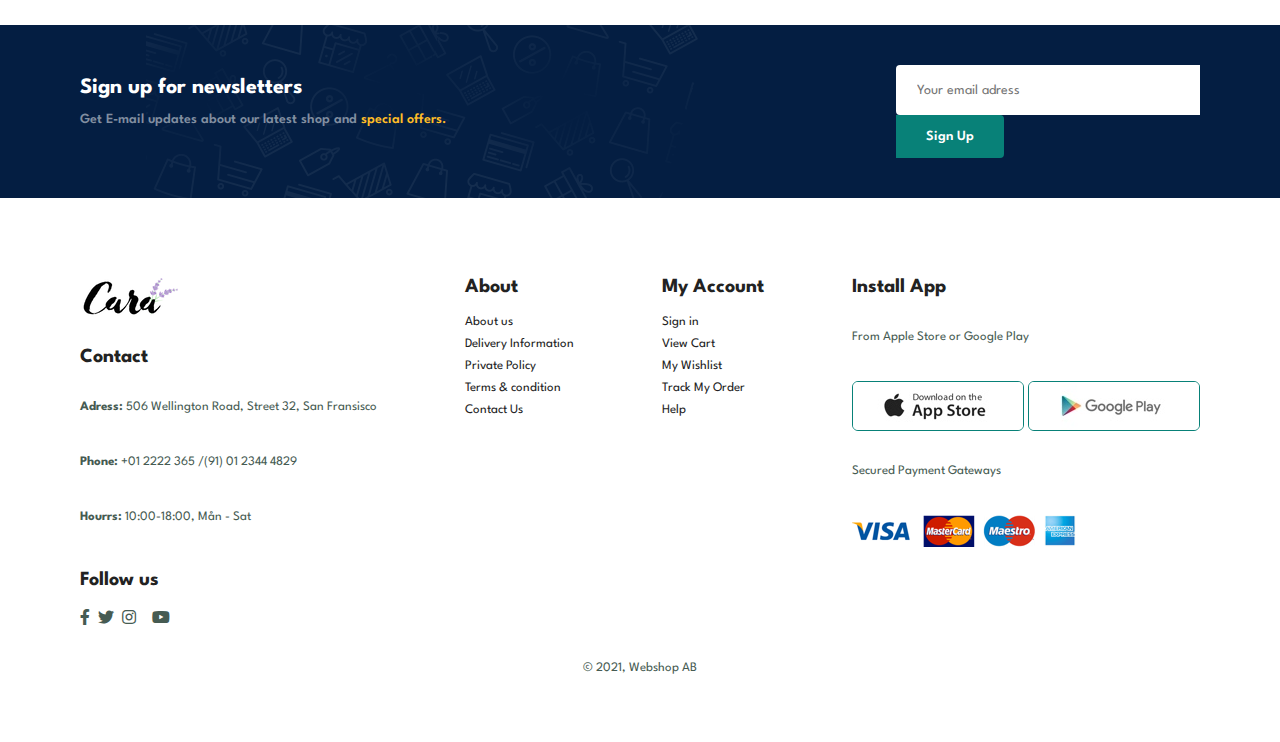
<file: contact.html>
<!DOCTYPE html>
<html lang="en">
  <head>
    <meta charset="UTF-8" />
    <meta http-equiv="X-UA-Compatible" content="IE=edge" />
    <meta name="viewport" content="width=device-width, initial-scale=1.0" />
    <title>E-Shop</title>
    <link
      rel="stylesheet"
      href="https://pro.fontawesome.com/releases/v5.10.0/css/all.css"
    />
    <link rel="stylesheet" href="style.css" />
  </head>

  <body>
    <section id="header">
      <a href="#">
        <img src="img/logo.png" class="logo" alt="" />
      </a>

      <div>
        <ul id="navbar">
          <li><a href="index.html">Home</a></li>
          <li><a href="shop.html">Shop</a></li>
          <li><a href="blog.html">Blog</a></li>
          <li><a href="about.html">About</a></li>
          <li><a class="active" href="contact.html">Contact</a></li>
          <li class="lg-bag">
            <a href="cart.html"> <i class="far fa-shopping-bag"></i> </a>
          </li>
          <a href="#" id="close"> <i class="far fa-times"></i> </a>
        </ul>
      </div>

      <div id="mobile">
        <a href="cart.html"><i class="far fa-shopping-bag"></i></a>
        <i id="bar" class="fas fa-outdent"></i>
      </div>
    </section>

    <section id="page-header" class="about-header">
      <h2>#let's_talk</h2>
      <p>LEAVE A MESSAGE, we love hear from you!</p>
    </section>

    <section id="contact-details" class="section-p1">
      <div class="details">
        <span>GET IN TOUCH</span>
        <h2>Visit one of our agency locations or contact us today</h2>
        <h3>Head Office</h3>
        <div>
          <li>
            <i class="fal fa-map"></i>
            <p>56 Glassford Street Glasgow G1 1UL New York</p>
          </li>
          <li>
            <i class="far fa-envelope"></i>
            <p>Contact@example.com</p>
          </li>
          <li>
            <i class="fas fa-phone-alt"></i>
            <p>Contact@example.com</p>
          </li>
          <li>
            <i class="far fa-clock"></i>
            <p>Monday to Sunday: 9.00am to 16.00pm</p>
          </li>
        </div>
      </div>

      <div class="map">
        <iframe
          src="https://www.google.com/maps/embed?pb=!1m18!1m12!1m3!1d129120.08609234607!2d16.38028321105461!3d59.6246622145267!2m3!1f0!2f0!3f0!3m2!1i1024!2i768!4f13.1!3m3!1m2!1s0x465e4281455ba9a7%3A0xbc415db6e2654020!2zVsOkc3RlcsOlcw!5e0!3m2!1ssv!2sse!4v1719963288683!5m2!1ssv!2sse"
          width="600"
          height="450"
          style="border: 0"
          allowfullscreen=""
          loading="lazy"
          referrerpolicy="no-referrer-when-downgrade"
        ></iframe>
      </div>
    </section>

    <section id="form-details">
      <form action="">
        <span>LEAVE A MESSAGE</span>
        <h2>We love to hear from you</h2>
        <input type="text" placeholder="Your Name" />
        <input type="text" placeholder="E-mail" />
        <input type="text" placeholder="Subject" />
        <textarea
          name=""
          id=""
          cols="30"
          rows="10"
          placeholder="Your Message"
        ></textarea>
        <button class="normal">Submit</button>
      </form>

      <div class="people">
        <div>
          <img src="img/people/1.png" alt="" />
          <p>
            <span>John doe</span> Senior Marketing Manager <br />
            Phone: + 000 123 000 77 88 <br />Email: contact@example.com
          </p>
        </div>
        <div>
          <img src="img/people/2.png" alt="" />
          <p>
            <span>William Smith</span> Senior Marketing Manager <br />
            Phone: + 000 123 000 77 88 <br />Email: contact@example.com
          </p>
        </div>
        <div>
          <img src="img/people/3.png" alt="" />
          <p>
            <span>Emma Stone</span> Senior Marketing Manager <br />
            Phone: + 000 123 000 77 88 <br />Email: contact@example.com
          </p>
        </div>
      </div>
    </section>

    <section id="newsletter" class="section-p1 section-m1">
      <div class="newstext">
        <h4>Sign up for newsletters</h4>
        <p>
          Get E-mail updates about our latest shop and
          <span>special offers.</span>
        </p>
      </div>
      <div class="form">
        <input type="text" placeholder="Your email adress" />
        <button class="normal">Sign Up</button>
      </div>
    </section>

    <footer class="section-p1">
      <div class="col">
        <img class="logo" src="img/logo.png" alt="" />
        <h4>Contact</h4>
        <p>
          <strong>Adress: </strong> 506 Wellington Road, Street 32, San
          Fransisco
        </p>
        <p><strong>Phone: </strong> +01 2222 365 /(91) 01 2344 4829</p>
        <p><strong>Hourrs: </strong> 10:00-18:00, Mån - Sat</p>

        <div class="follow install">
          <h4>Follow us</h4>
          <div class="icon">
            <i class="fab fa-facebook-f"></i>
            <i class="fab fa-twitter"></i>
            <i class="fab fa-instagram"></i>
            <i class="fab fa-pintrest-p"></i>
            <i class="fab fa-youtube"></i>
          </div>
        </div>
      </div>

      <div class="col">
        <h4>About</h4>
        <a href="#">About us</a>
        <a href="#">Delivery Information</a>
        <a href="#">Private Policy</a>
        <a href="#">Terms & condition</a>
        <a href="#">Contact Us</a>
      </div>

      <div class="col">
        <h4>My Account</h4>
        <a href="#">Sign in</a>
        <a href="#">View Cart</a>
        <a href="#">My Wishlist</a>
        <a href="#">Track My Order</a>
        <a href="#">Help</a>
      </div>

      <div class="col install">
        <h4>Install App</h4>
        <p>From Apple Store or Google Play</p>
        <div class="row">
          <img src="img/pay/app.jpg" />
          <img src="img/pay/play.jpg" />
        </div>
        <p>Secured Payment Gateways</p>
        <img src="img/pay/pay.png" />
      </div>

      <div class="copyright">
        <p>© 2021, Webshop AB</p>
      </div>
    </footer>

    <script src="script.js"></script>
  </body>
</html>
</file>
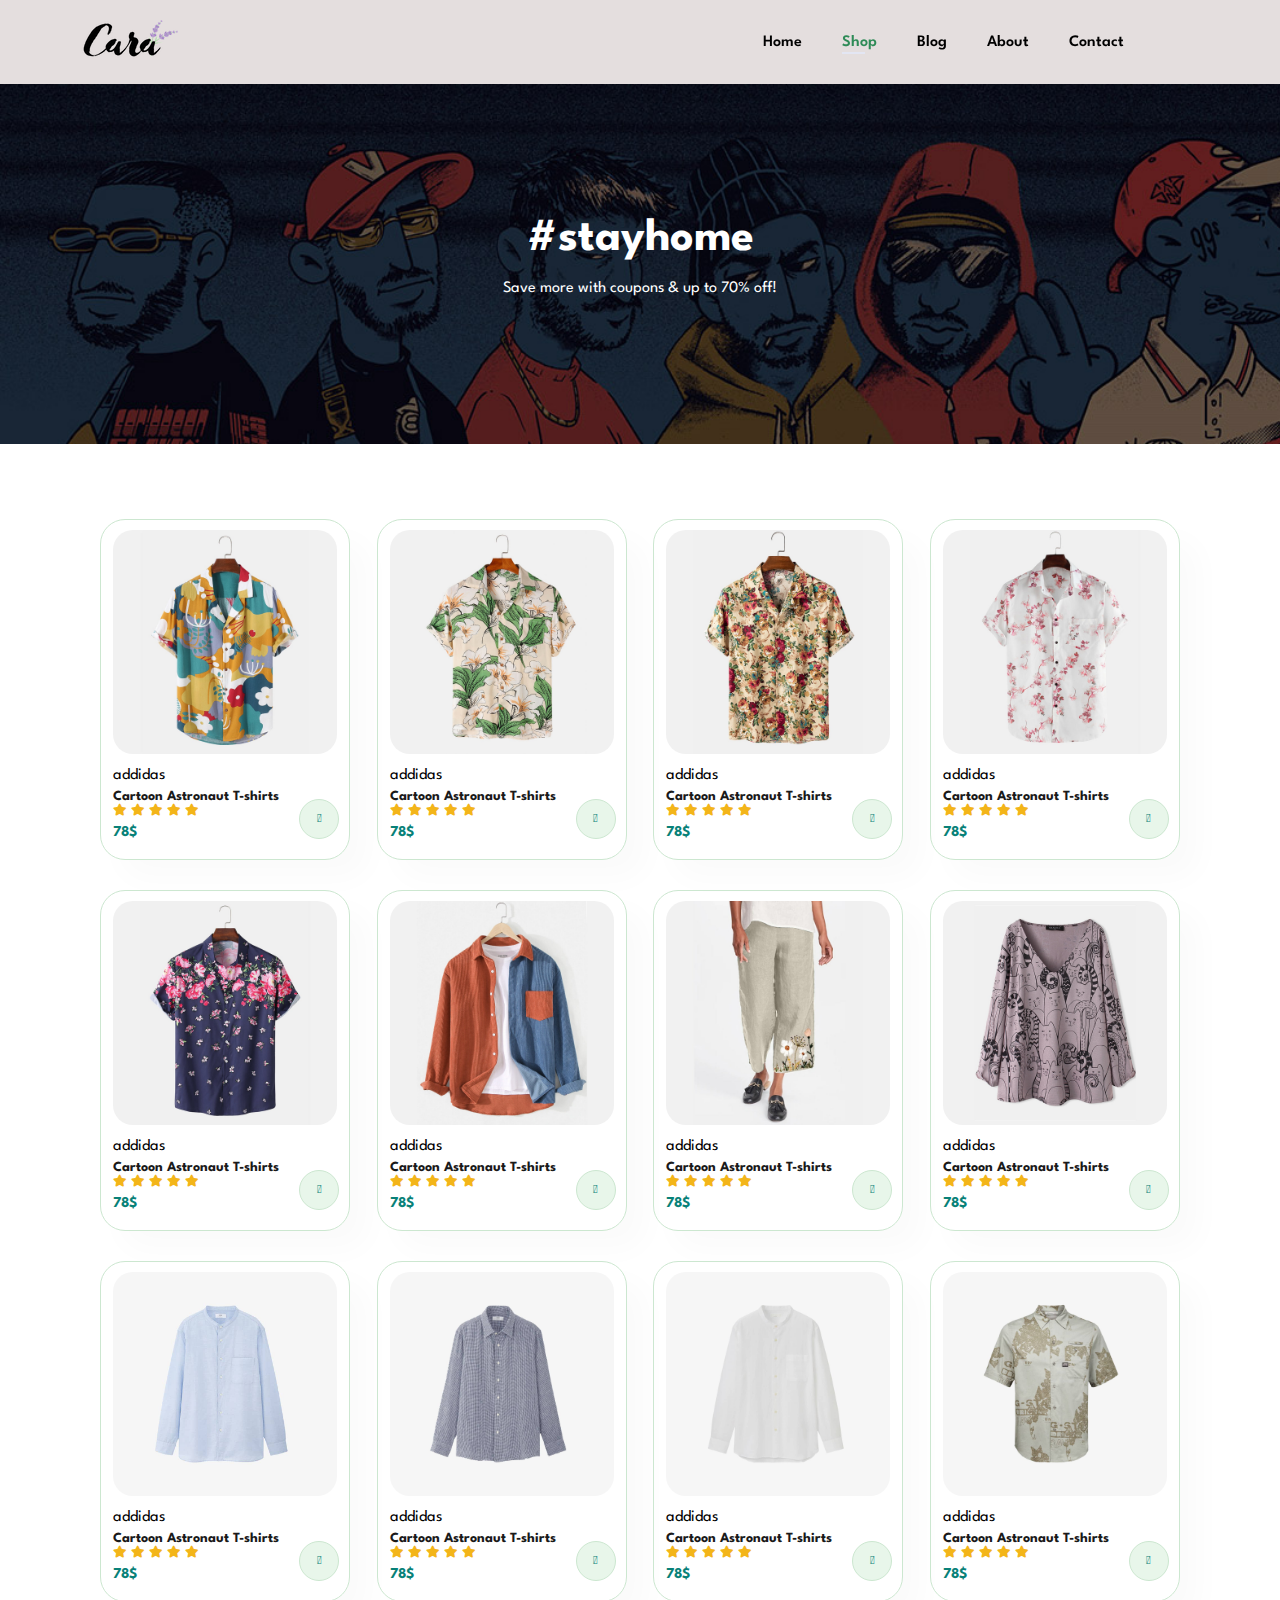
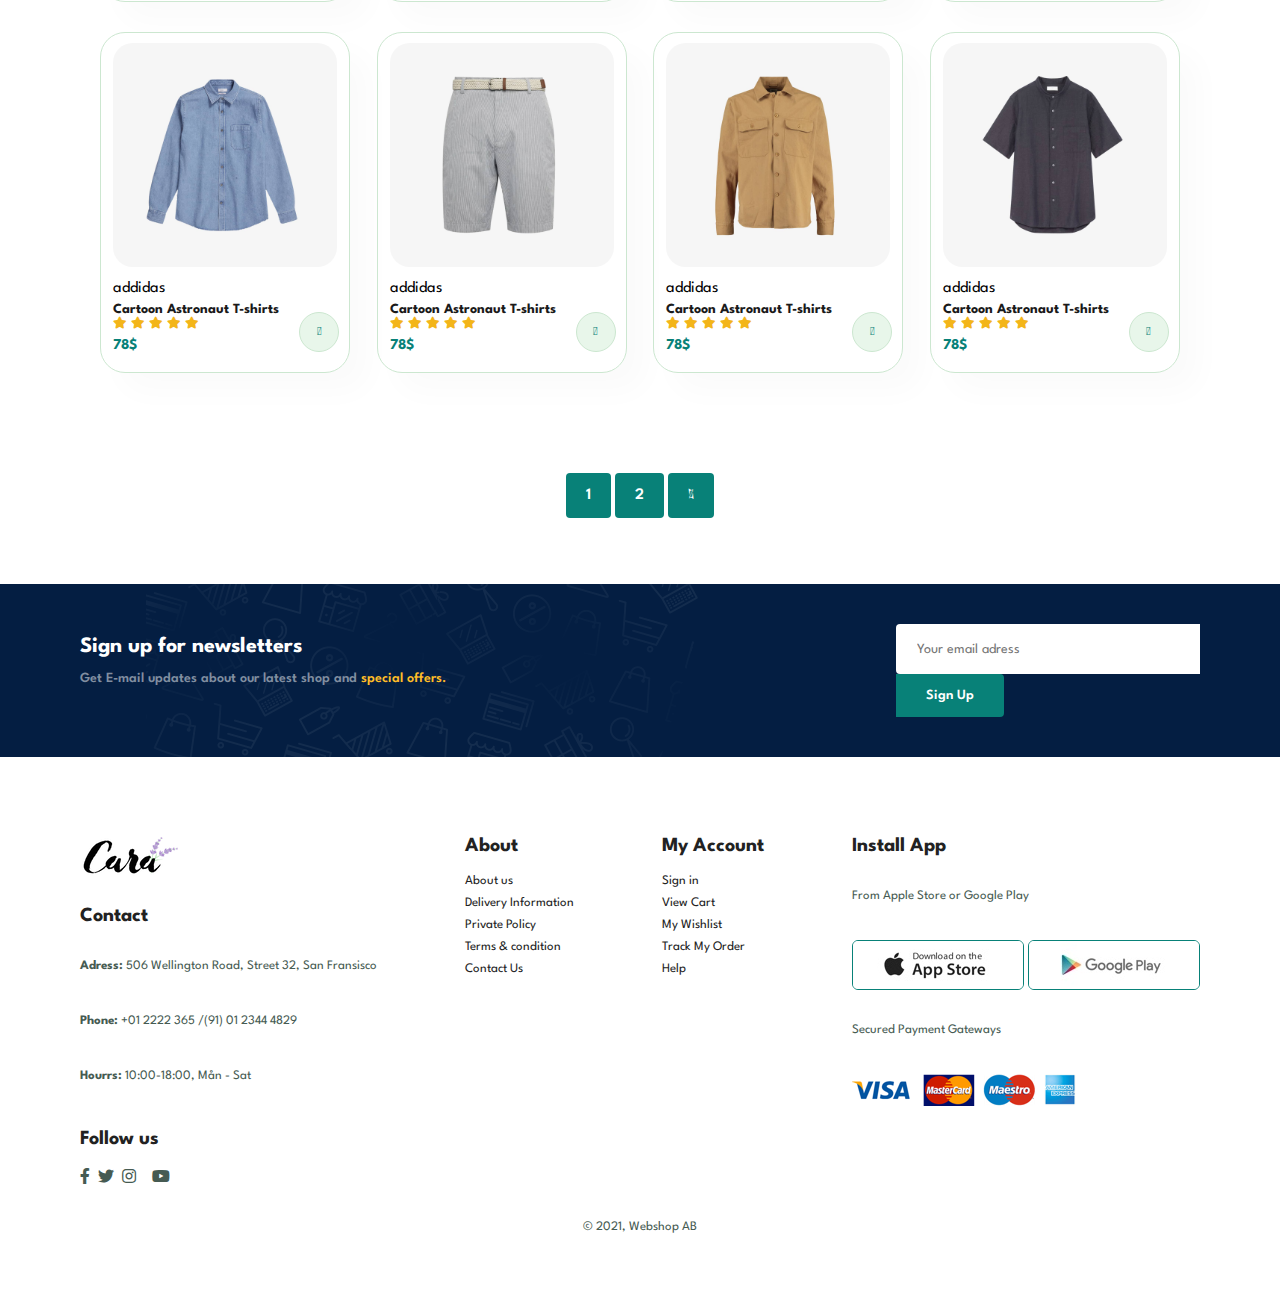
<file: shop.html>
<!DOCTYPE html>
<html lang="en">
  <head>
    <meta charset="UTF-8" />
    <meta http-equiv="X-UA-Compatible" content="IE=edge" />
    <meta name="viewport" content="width=device-width, initial-scale=1.0" />
    <title>E-Shop</title>
    <link
      rel="stylesheet"
      href="https://pro.fontawesome.com/releases/v5.10.0/css/all.css"
    />
    <link rel="stylesheet" href="style.css" />
  </head>

  <body>
    <section id="header">
      <a href="#">
        <img src="img/logo.png" class="logo" alt="" />
      </a>

      <div>
        <ul id="navbar">
          <li><a href="index.html">Home</a></li>
          <li><a class="active" href="shop.html">Shop</a></li>
          <li><a href="blog.html">Blog</a></li>
          <li><a href="about.html">About</a></li>
          <li><a href="contact.html">Contact</a></li>
          <li class="lg-bag">
            <a href="cart.html"> <i class="far fa-shopping-bag"></i> </a>
          </li>
          <a href="#" id="close"> <i class="far fa-times"></i> </a>
        </ul>
      </div>

      <div id="mobile">
        <a href="cart.html"><i class="far fa-shopping-bag"></i></a>
        <i id="bar" class="fas fa-outdent"></i>
      </div>
    </section>

    <section id="page-header">
      <h2>#stayhome</h2>
      <p>Save more with coupons & up to 70% off!</p>
    </section>

    <section id="product1" class="section-p1">
      <div class="pro-container">
        <div class="pro" onclick="window.location.href='sproduct.html';">
          <img src="img/products/f1.jpg" alt="" />
          <div class="des">
            <span>addidas</span>
            <h5>Cartoon Astronaut T-shirts</h5>
            <div class="star">
              <i class="fas fa-star"></i>
              <i class="fas fa-star"></i>
              <i class="fas fa-star"></i>
              <i class="fas fa-star"></i>
              <i class="fas fa-star"></i>
            </div>
            <h4>78$</h4>
          </div>
          <a href="#"><i class="fal fa-shopping-cart cart"></i></a>
        </div>

        <div class="pro">
          <img src="img/products/f2.jpg" alt="" />
          <div class="des">
            <span>addidas</span>
            <h5>Cartoon Astronaut T-shirts</h5>
            <div class="star">
              <i class="fas fa-star"></i>
              <i class="fas fa-star"></i>
              <i class="fas fa-star"></i>
              <i class="fas fa-star"></i>
              <i class="fas fa-star"></i>
            </div>
            <h4>78$</h4>
          </div>
          <a href="#"><i class="fal fa-shopping-cart cart"></i></a>
        </div>

        <div class="pro">
          <img src="img/products/f3.jpg" alt="" />
          <div class="des">
            <span>addidas</span>
            <h5>Cartoon Astronaut T-shirts</h5>
            <div class="star">
              <i class="fas fa-star"></i>
              <i class="fas fa-star"></i>
              <i class="fas fa-star"></i>
              <i class="fas fa-star"></i>
              <i class="fas fa-star"></i>
            </div>
            <h4>78$</h4>
          </div>
          <a href="#"><i class="fal fa-shopping-cart cart"></i></a>
        </div>

        <div class="pro">
          <img src="img/products/f4.jpg" alt="" />
          <div class="des">
            <span>addidas</span>
            <h5>Cartoon Astronaut T-shirts</h5>
            <div class="star">
              <i class="fas fa-star"></i>
              <i class="fas fa-star"></i>
              <i class="fas fa-star"></i>
              <i class="fas fa-star"></i>
              <i class="fas fa-star"></i>
            </div>
            <h4>78$</h4>
          </div>
          <a href="#"><i class="fal fa-shopping-cart cart"></i></a>
        </div>

        <div class="pro">
          <img src="img/products/f5.jpg" alt="" />
          <div class="des">
            <span>addidas</span>
            <h5>Cartoon Astronaut T-shirts</h5>
            <div class="star">
              <i class="fas fa-star"></i>
              <i class="fas fa-star"></i>
              <i class="fas fa-star"></i>
              <i class="fas fa-star"></i>
              <i class="fas fa-star"></i>
            </div>
            <h4>78$</h4>
          </div>
          <a href="#"><i class="fal fa-shopping-cart cart"></i></a>
        </div>

        <div class="pro">
          <img src="img/products/f6.jpg" alt="" />
          <div class="des">
            <span>addidas</span>
            <h5>Cartoon Astronaut T-shirts</h5>
            <div class="star">
              <i class="fas fa-star"></i>
              <i class="fas fa-star"></i>
              <i class="fas fa-star"></i>
              <i class="fas fa-star"></i>
              <i class="fas fa-star"></i>
            </div>
            <h4>78$</h4>
          </div>
          <a href="#"><i class="fal fa-shopping-cart cart"></i></a>
        </div>

        <div class="pro">
          <img src="img/products/f7.jpg" alt="" />
          <div class="des">
            <span>addidas</span>
            <h5>Cartoon Astronaut T-shirts</h5>
            <div class="star">
              <i class="fas fa-star"></i>
              <i class="fas fa-star"></i>
              <i class="fas fa-star"></i>
              <i class="fas fa-star"></i>
              <i class="fas fa-star"></i>
            </div>
            <h4>78$</h4>
          </div>
          <a href="#"><i class="fal fa-shopping-cart cart"></i></a>
        </div>

        <div class="pro">
          <img src="img/products/f8.jpg" alt="" />
          <div class="des">
            <span>addidas</span>
            <h5>Cartoon Astronaut T-shirts</h5>
            <div class="star">
              <i class="fas fa-star"></i>
              <i class="fas fa-star"></i>
              <i class="fas fa-star"></i>
              <i class="fas fa-star"></i>
              <i class="fas fa-star"></i>
            </div>
            <h4>78$</h4>
          </div>
          <a href="#"><i class="fal fa-shopping-cart cart"></i></a>
        </div>

        <div class="pro">
          <img src="img/products/n1.jpg" alt="" />
          <div class="des">
            <span>addidas</span>
            <h5>Cartoon Astronaut T-shirts</h5>
            <div class="star">
              <i class="fas fa-star"></i>
              <i class="fas fa-star"></i>
              <i class="fas fa-star"></i>
              <i class="fas fa-star"></i>
              <i class="fas fa-star"></i>
            </div>
            <h4>78$</h4>
          </div>
          <a href="#"><i class="fal fa-shopping-cart cart"></i></a>
        </div>

        <div class="pro">
          <img src="img/products/n2.jpg" alt="" />
          <div class="des">
            <span>addidas</span>
            <h5>Cartoon Astronaut T-shirts</h5>
            <div class="star">
              <i class="fas fa-star"></i>
              <i class="fas fa-star"></i>
              <i class="fas fa-star"></i>
              <i class="fas fa-star"></i>
              <i class="fas fa-star"></i>
            </div>
            <h4>78$</h4>
          </div>
          <a href="#"><i class="fal fa-shopping-cart cart"></i></a>
        </div>

        <div class="pro">
          <img src="img/products/n3.jpg" alt="" />
          <div class="des">
            <span>addidas</span>
            <h5>Cartoon Astronaut T-shirts</h5>
            <div class="star">
              <i class="fas fa-star"></i>
              <i class="fas fa-star"></i>
              <i class="fas fa-star"></i>
              <i class="fas fa-star"></i>
              <i class="fas fa-star"></i>
            </div>
            <h4>78$</h4>
          </div>
          <a href="#"><i class="fal fa-shopping-cart cart"></i></a>
        </div>

        <div class="pro">
          <img src="img/products/n4.jpg" alt="" />
          <div class="des">
            <span>addidas</span>
            <h5>Cartoon Astronaut T-shirts</h5>
            <div class="star">
              <i class="fas fa-star"></i>
              <i class="fas fa-star"></i>
              <i class="fas fa-star"></i>
              <i class="fas fa-star"></i>
              <i class="fas fa-star"></i>
            </div>
            <h4>78$</h4>
          </div>
          <a href="#"><i class="fal fa-shopping-cart cart"></i></a>
        </div>

        <div class="pro">
          <img src="img/products/n5.jpg" alt="" />
          <div class="des">
            <span>addidas</span>
            <h5>Cartoon Astronaut T-shirts</h5>
            <div class="star">
              <i class="fas fa-star"></i>
              <i class="fas fa-star"></i>
              <i class="fas fa-star"></i>
              <i class="fas fa-star"></i>
              <i class="fas fa-star"></i>
            </div>
            <h4>78$</h4>
          </div>
          <a href="#"><i class="fal fa-shopping-cart cart"></i></a>
        </div>

        <div class="pro">
          <img src="img/products/n6.jpg" alt="" />
          <div class="des">
            <span>addidas</span>
            <h5>Cartoon Astronaut T-shirts</h5>
            <div class="star">
              <i class="fas fa-star"></i>
              <i class="fas fa-star"></i>
              <i class="fas fa-star"></i>
              <i class="fas fa-star"></i>
              <i class="fas fa-star"></i>
            </div>
            <h4>78$</h4>
          </div>
          <a href="#"><i class="fal fa-shopping-cart cart"></i></a>
        </div>

        <div class="pro">
          <img src="img/products/n7.jpg" alt="" />
          <div class="des">
            <span>addidas</span>
            <h5>Cartoon Astronaut T-shirts</h5>
            <div class="star">
              <i class="fas fa-star"></i>
              <i class="fas fa-star"></i>
              <i class="fas fa-star"></i>
              <i class="fas fa-star"></i>
              <i class="fas fa-star"></i>
            </div>
            <h4>78$</h4>
          </div>
          <a href="#"><i class="fal fa-shopping-cart cart"></i></a>
        </div>

        <div class="pro">
          <img src="img/products/n8.jpg" alt="" />
          <div class="des">
            <span>addidas</span>
            <h5>Cartoon Astronaut T-shirts</h5>
            <div class="star">
              <i class="fas fa-star"></i>
              <i class="fas fa-star"></i>
              <i class="fas fa-star"></i>
              <i class="fas fa-star"></i>
              <i class="fas fa-star"></i>
            </div>
            <h4>78$</h4>
          </div>
          <a href="#"><i class="fal fa-shopping-cart cart"></i></a>
        </div>
      </div>
    </section>

    <section id="pagination" class="section-p1">
      <a href="#">1</a>
      <a href="#">2</a>
      <a href="#"><i class="fal fa-long-arrow-alt-right"></i></a>
    </section>

    <section id="newsletter" class="section-p1 section-m1">
      <div class="newstext">
        <h4>Sign up for newsletters</h4>
        <p>
          Get E-mail updates about our latest shop and
          <span>special offers.</span>
        </p>
      </div>
      <div class="form">
        <input type="text" placeholder="Your email adress" />
        <button class="normal">Sign Up</button>
      </div>
    </section>

    <footer class="section-p1">
      <div class="col">
        <img class="logo" src="img/logo.png" alt="" />
        <h4>Contact</h4>
        <p>
          <strong>Adress: </strong> 506 Wellington Road, Street 32, San
          Fransisco
        </p>
        <p><strong>Phone: </strong> +01 2222 365 /(91) 01 2344 4829</p>
        <p><strong>Hourrs: </strong> 10:00-18:00, Mån - Sat</p>

        <div class="follow install">
          <h4>Follow us</h4>
          <div class="icon">
            <i class="fab fa-facebook-f"></i>
            <i class="fab fa-twitter"></i>
            <i class="fab fa-instagram"></i>
            <i class="fab fa-pintrest-p"></i>
            <i class="fab fa-youtube"></i>
          </div>
        </div>
      </div>

      <div class="col">
        <h4>About</h4>
        <a href="#">About us</a>
        <a href="#">Delivery Information</a>
        <a href="#">Private Policy</a>
        <a href="#">Terms & condition</a>
        <a href="#">Contact Us</a>
      </div>

      <div class="col">
        <h4>My Account</h4>
        <a href="#">Sign in</a>
        <a href="#">View Cart</a>
        <a href="#">My Wishlist</a>
        <a href="#">Track My Order</a>
        <a href="#">Help</a>
      </div>

      <div class="col install">
        <h4>Install App</h4>
        <p>From Apple Store or Google Play</p>
        <div class="row">
          <img src="img/pay/app.jpg" />
          <img src="img/pay/play.jpg" />
        </div>
        <p>Secured Payment Gateways</p>
        <img src="img/pay/pay.png" />
      </div>

      <div class="copyright">
        <p>© 2021, Webshop AB</p>
      </div>
    </footer>

    <script src="script.js"></script>
  </body>
</html>
</file>
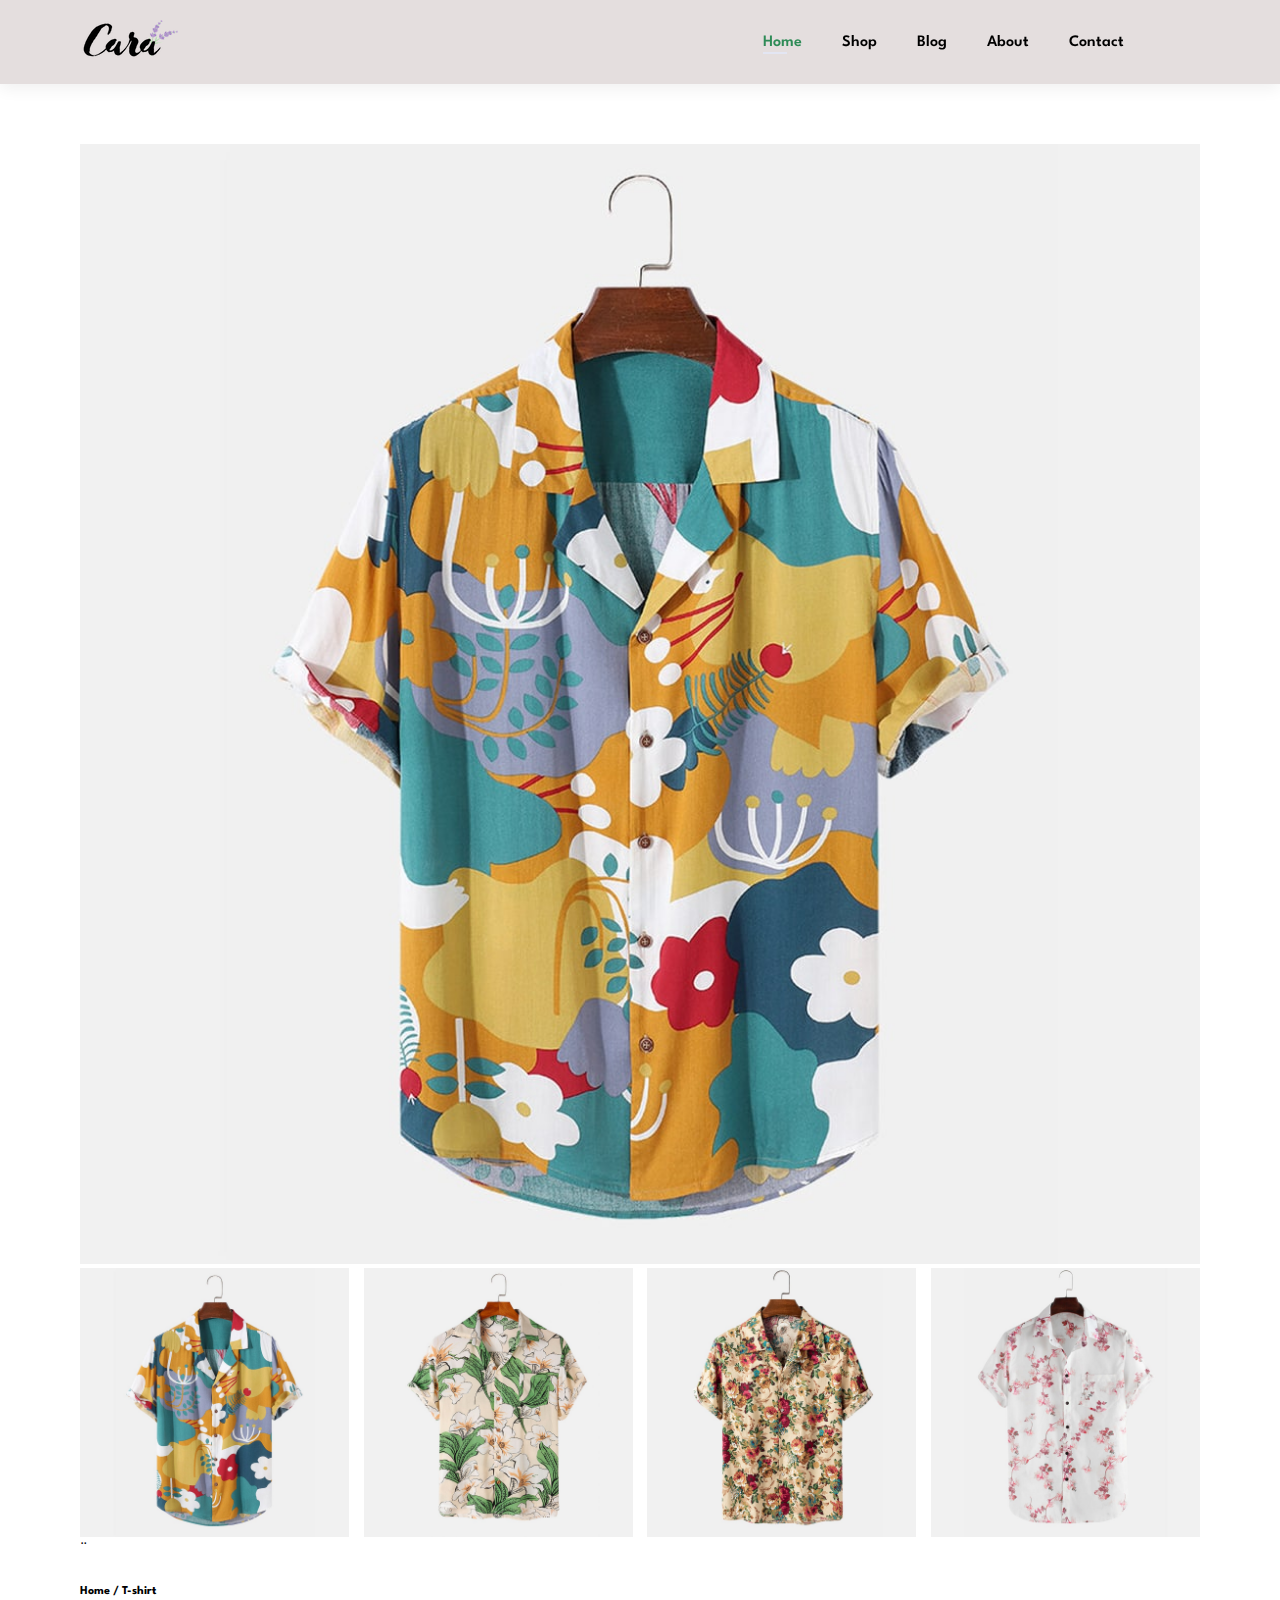
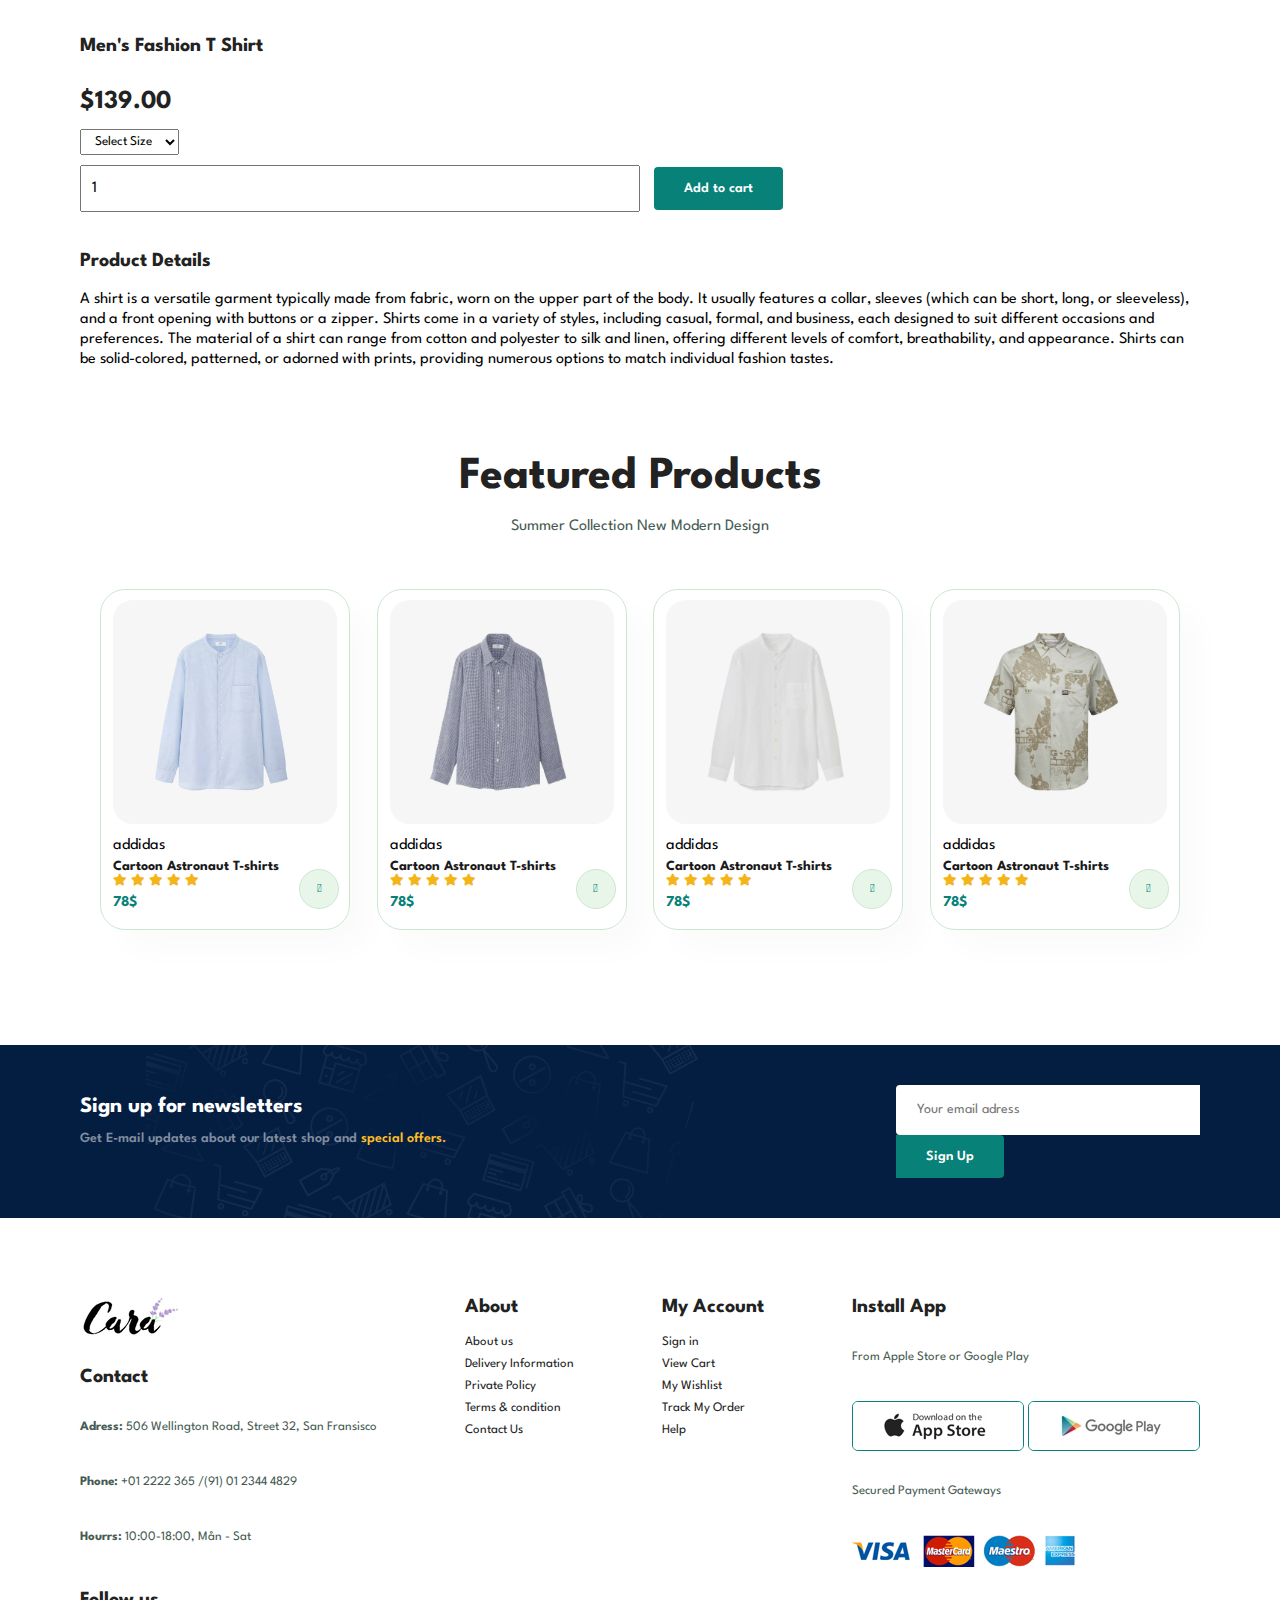
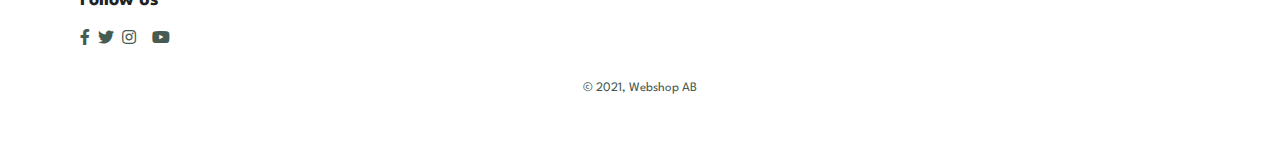
<file: sproduct.html>
<!DOCTYPE html>
<html lang="en">
  <head>
    <meta charset="UTF-8" />
    <meta http-equiv="X-UA-Compatible" content="IE=edge" />
    <meta name="viewport" content="width=device-width, initial-scale=1.0" />
    <title>E-Shop</title>
    <link
      rel="stylesheet"
      href="https://pro.fontawesome.com/releases/v5.10.0/css/all.css"
    />
    <link rel="stylesheet" href="style.css" />
  </head>

  <body>
    <section id="header">
      <a href="#">
        <img src="img/logo.png" class="logo" alt="" />
      </a>

      <div>
        <ul id="navbar">
          <li><a class="active" href="index.html">Home</a></li>
          <li><a href="shop.html">Shop</a></li>
          <li><a href="blog.html">Blog</a></li>
          <li><a href="about.html">About</a></li>
          <li><a href="contact.html">Contact</a></li>
          <li class="lg-bag">
            <a href="cart.html"> <i class="far fa-shopping-bag"></i> </a>
          </li>
          <a href="#" id="close"> <i class="far fa-times"></i> </a>
        </ul>
      </div>

      <div id="mobile">
        <a href="cart.html"><i class="far fa-shopping-bag"></i></a>
        <i id="bar" class="fas fa-outdent"></i>
      </div>
    </section>

    <section id="prodetailts" class="section-p1">
      <div class="single-pro-image">
        <img src="img/products/f1.jpg" width="100%" id="MainImg" alt="" />

        <div class="small-img-group">
          <div class="small-img-col">
            <img
              src="img/products/f1.jpg"
              width="100%"
              class="small-img"
              alt=""
            />
          </div>
          <div class="small-img-col">
            <img
              src="img/products/f2.jpg"
              width="100%"
              class="small-img"
              alt=""
            />
          </div>
          <div class="small-img-col">
            <img
              src="img/products/f3.jpg"
              width="100%"
              class="small-img"
              alt=""
            />
          </div>
          <div class="small-img-col">
            <img
              src="img/products/f4.jpg"
              width="100%"
              class="small-img"
              alt=""
            />
          </div>
        </div>
      </div>
      ¨

      <div class="single-pro-details">
        <h6>Home / T-shirt</h6>
        <h4>Men's Fashion T Shirt</h4>
        <h2>$139.00</h2>
        <select>
          <option>Select Size</option>
          <option>XL</option>
          <option>XXL</option>
          <option>Small</option>
          <option>Large</option>
        </select>
        <input type="number" value="1" />
        <button class="normal">Add to cart</button>
        <h4>Product Details</h4>
        <span>
          A shirt is a versatile garment typically made from fabric, worn on the
          upper part of the body. It usually features a collar, sleeves (which
          can be short, long, or sleeveless), and a front opening with buttons
          or a zipper. Shirts come in a variety of styles, including casual,
          formal, and business, each designed to suit different occasions and
          preferences. The material of a shirt can range from cotton and
          polyester to silk and linen, offering different levels of comfort,
          breathability, and appearance. Shirts can be solid-colored, patterned,
          or adorned with prints, providing numerous options to match individual
          fashion tastes.
        </span>
      </div>
    </section>

    <section id="product1" class="section-p1">
      <h2>Featured Products</h2>
      <p>Summer Collection New Modern Design</p>
      <div class="pro-container">
        <div class="pro">
          <img src="img/products/n1.jpg" alt="" />
          <div class="des">
            <span>addidas</span>
            <h5>Cartoon Astronaut T-shirts</h5>
            <div class="star">
              <i class="fas fa-star"></i>
              <i class="fas fa-star"></i>
              <i class="fas fa-star"></i>
              <i class="fas fa-star"></i>
              <i class="fas fa-star"></i>
            </div>
            <h4>78$</h4>
          </div>
          <a href="#"><i class="fal fa-shopping-cart cart"></i></a>
        </div>

        <div class="pro">
          <img src="img/products/n2.jpg" alt="" />
          <div class="des">
            <span>addidas</span>
            <h5>Cartoon Astronaut T-shirts</h5>
            <div class="star">
              <i class="fas fa-star"></i>
              <i class="fas fa-star"></i>
              <i class="fas fa-star"></i>
              <i class="fas fa-star"></i>
              <i class="fas fa-star"></i>
            </div>
            <h4>78$</h4>
          </div>
          <a href="#"><i class="fal fa-shopping-cart cart"></i></a>
        </div>

        <div class="pro">
          <img src="img/products/n3.jpg" alt="" />
          <div class="des">
            <span>addidas</span>
            <h5>Cartoon Astronaut T-shirts</h5>
            <div class="star">
              <i class="fas fa-star"></i>
              <i class="fas fa-star"></i>
              <i class="fas fa-star"></i>
              <i class="fas fa-star"></i>
              <i class="fas fa-star"></i>
            </div>
            <h4>78$</h4>
          </div>
          <a href="#"><i class="fal fa-shopping-cart cart"></i></a>
        </div>

        <div class="pro">
          <img src="img/products/n4.jpg" alt="" />
          <div class="des">
            <span>addidas</span>
            <h5>Cartoon Astronaut T-shirts</h5>
            <div class="star">
              <i class="fas fa-star"></i>
              <i class="fas fa-star"></i>
              <i class="fas fa-star"></i>
              <i class="fas fa-star"></i>
              <i class="fas fa-star"></i>
            </div>
            <h4>78$</h4>
          </div>
          <a href="#"><i class="fal fa-shopping-cart cart"></i></a>
        </div>
      </div>
    </section>

    <section id="newsletter" class="section-p1 section-m1">
      <div class="newstext">
        <h4>Sign up for newsletters</h4>
        <p>
          Get E-mail updates about our latest shop and
          <span>special offers.</span>
        </p>
      </div>
      <div class="form">
        <input type="text" placeholder="Your email adress" />
        <button class="normal">Sign Up</button>
      </div>
    </section>

    <footer class="section-p1">
      <div class="col">
        <img class="logo" src="img/logo.png" alt="" />
        <h4>Contact</h4>
        <p>
          <strong>Adress: </strong> 506 Wellington Road, Street 32, San
          Fransisco
        </p>
        <p><strong>Phone: </strong> +01 2222 365 /(91) 01 2344 4829</p>
        <p><strong>Hourrs: </strong> 10:00-18:00, Mån - Sat</p>

        <div class="follow install">
          <h4>Follow us</h4>
          <div class="icon">
            <i class="fab fa-facebook-f"></i>
            <i class="fab fa-twitter"></i>
            <i class="fab fa-instagram"></i>
            <i class="fab fa-pintrest-p"></i>
            <i class="fab fa-youtube"></i>
          </div>
        </div>
      </div>

      <div class="col">
        <h4>About</h4>
        <a href="#">About us</a>
        <a href="#">Delivery Information</a>
        <a href="#">Private Policy</a>
        <a href="#">Terms & condition</a>
        <a href="#">Contact Us</a>
      </div>

      <div class="col">
        <h4>My Account</h4>
        <a href="#">Sign in</a>
        <a href="#">View Cart</a>
        <a href="#">My Wishlist</a>
        <a href="#">Track My Order</a>
        <a href="#">Help</a>
      </div>

      <div class="col install">
        <h4>Install App</h4>
        <p>From Apple Store or Google Play</p>
        <div class="row">
          <img src="img/pay/app.jpg" />
          <img src="img/pay/play.jpg" />
        </div>
        <p>Secured Payment Gateways</p>
        <img src="img/pay/pay.png" />
      </div>

      <div class="copyright">
        <p>© 2021, Webshop AB</p>
      </div>
    </footer>

    <script>
      var MainImg = document.getElementById("MainImg");
      var smallImg = document.getElementsByClassName("small-img");

      for (let i = 0; i < 4; i++) {
        smallImg[i].onclick = function () {
          MainImg.src = smallImg[i].src;
        };
      }
    </script>

    <script src="script.js"></script>
  </body>
</html>
</file>
<file: style.css>
@import url("https://fonts.googleapis.com/css2?family=Spartan:wght@100;200;300;400;500;600;700;800;900&display=swap");
* {
  margin: 0;
  padding: 0;
  box-sizing: border-box;
  font-family: "Spartan", sans-serif;
}

html {
  scroll-behavior: smooth;
}

/* Global Styles */

h1 {
  font-size: 50px;
  line-height: 64px;
  color: #222;
}

h2 {
  font-size: 46px;
  line-height: 54px;
  color: #222;
}

h4 {
  font-size: 20px;
  color: #222;
}

h6 {
  font-weight: 700;
  font-size: 12px;
}

p {
  font-size: 16px;
  color: #465b52;
  margin: 15px 0 20px 0;
}

.section-p1 {
  padding: 40px 80px;
}

.section-m1 {
  margin: 40px 0;
}

body {
  width: 100%;
}

/* Header */
#header {
  display: flex;
  align-items: center;
  justify-content: space-between;
  padding: 20px 80px;
  background-color: rgb(228, 222, 222);
  box-shadow: 0px 5px 15px rgba(0, 0, 0, 0.06);
  z-index: 999;
  position: sticky;
  top: 0;
  left: 0;
}

#navbar {
  display: flex;
  align-items: center;
  justify-content: center;
}

#navbar li {
  list-style: none;
  padding: 0px 20px;
  position: relative;
}

#navbar li a {
  text-decoration: none;
  font-size: 16px;
  font-weight: 600;
  color: rgb(0, 0, 0);
  transition: 0.3s ease;
}

#navbar li a:hover,
#navbar li a.active {
  color: seagreen;
}

#navbar li a.active::after,
#navbar li a:hover::after {
  content: "";
  width: 30%;
  height: 2px;
  background-color: seagreen;
  position: absolute;
  bottom: -4px;
  background-image: url("img/hero4.png");
  left: 20px;
}

#mobile {
  display: none;
  align-items: center;
}

#close {
  display: none;
}

/* Home Page */
#hero {
  height: 99vh;
  width: 100%;
  background-size: cover;
  background-position: top 25% right 0%;
  padding: 0 80px;
  display: flex;
  flex-direction: column;
  align-items: flex-start;
  justify-content: center;
  background-image: url("img/hero4.png");
}

#hero h4 {
  padding-bottom: 15px;
}

#hero h1 {
  color: #088178;
}

#hero button {
  background-image: url("img/button.png");
  background-color: transparent;
  color: #088178;
  border: 0;
  padding: 14px 80px 20px 64px;
  background-repeat: no-repeat;
  cursor: pointer;
  font-weight: 700;
  font-size: 15px;
}

.fe-box {
  width: 180px;
  text-align: center;
  padding: 25px 15px;
  box-shadow: 20px 20px 34px rgba(0, 0, 0, 0.03);
  border: 1px solid #cce7d0;
  border-radius: 4px;
  margin: 15px 0;
}

.fe-box:hover {
  box-shadow: 10px 10px 54px rgba(70, 62, 221, 0.1);
}

.fe-box h6 {
  padding: 9px 8px 6px 8px;
  line-height: 1;
  color: #088178;
  background-color: #fddde4;
}

.fe-box:nth-child(2) h6 {
  background-color: #cdebbc;
}

.fe-box:nth-child(3) h6 {
  background-color: #d1e8f2;
}

.fe-box:nth-child(4) h6 {
  background-color: #cdd4f8;
}

.fe-box:nth-child(5) h6 {
  background-color: #f6dbf6;
}

.fe-box:nth-child(6) h6 {
  background-color: #fff2e5;
}

.fe-box img {
  width: 100%;
  margin-bottom: 10px;
}

#feature {
  display: flex;
  align-items: center;
  justify-content: space-between;
  flex-wrap: wrap;
}

#product1 {
  text-align: center;
}

#product1 .pro-container {
  display: flex;
  justify-content: space-between;
  padding: 20px;
  flex-wrap: wrap;
}

#product1 .pro {
  width: 23%;
  min-width: 250px;
  padding: 10px 12px;
  border: 1px solid #cce7d0;
  border-radius: 25px;
  cursor: pointer;
  box-shadow: 20px 20px 30px rgba(0, 0, 0, 0.02);
  margin: 15px 0;
  transition: 0.2s ease;
  position: relative;
}

#product1 .pro:hover {
  box-shadow: 20px 20px 30px rgba(0, 0, 0, 0.6);
}

#product1 .pro img {
  width: 100%;
  border-radius: 20px;
}

#product1 .pro .des {
  text-align: start;
  padding: 10px 0;
}

#product1 .pro .span {
  color: #606063;
  font-size: 12px;
}

#product1 .pro h5 {
  padding-top: 7px;
  color: #1a1a1a;
  font-size: 14px;
}

#product1 .pro h4 {
  padding-top: 7px;
  font-size: 15px;
  font-weight: 700;
  color: #088178;
}

#product1 .pro .cart {
  width: 40px;
  height: 40px;
  line-height: 40px;
  border-radius: 50px;
  background-color: #e8f6ea;
  font-weight: 500;
  color: #088178;
  border: 1px solid #cce7d0;
  position: absolute;
  bottom: 20px;
  right: 10px;
}

#product1 .pro i {
  font-size: 12px;
  color: rgb(243, 181, 25);
}

#banner {
  display: flex;
  flex-direction: column;
  justify-content: center;
  align-items: center;
  text-align: center;
  background-image: url("img/banner/b2.jpg");
  width: 100%;
  height: 40vh;
  background-size: cover;
  background-position: center;
}

#banner h4 {
  color: #fff;
  font-size: 16px;
}

#banner h2 {
  color: #fff;
  font-size: 30px;
  padding: 10px 0;
}

#banner span {
  color: #ef3636;
}

button.normal {
  font-size: 14px;
  font-weight: 600;
  padding: 15px 30px;
  background-color: #fff;
  border-radius: 4px;
  cursor: pointer;
  border: none;
  outline: none;
  transition: 0.2s;
}

button.white {
  font-size: 13px;
  font-weight: 600;
  padding: 11px 18px;
  color: #fff;
  background-color: transparent;
  cursor: pointer;
  border: 1px solid white;
  outline: none;
  transition: 0.2s;
}

button.normal:hover {
  background: #088178;
  color: #fff;
}

#sm-banner {
  display: flex;
  justify-content: space-between;
  flex-wrap: wrap;
}

#sm-banner .banner-box {
  display: flex;
  flex-direction: column;
  justify-content: center;
  align-items: flex-start;
  background-image: url("img/banner/b17.jpg");
  min-width: 540px;
  height: 50vh;
  background-size: cover;
  background-position: center;
  padding: 30px;
}

#sm-banner .banner-box2 {
  background-image: url("img/banner/b10.jpg");
}

#sm-banner h4 {
  color: #fff;
  font-size: 20px;
  font-weight: 300;
}

#sm-banner h2 {
  color: #fff;
  font-size: 28px;
  font-weight: 800;
}

#sm-banner span {
  color: #fff;
  font-size: 14px;
  font-weight: 500;
  padding-bottom: 15px;
}

#sm-banner .banner-box:hover button {
  background: #088178;
  border: 1px solid #088178;
}

#banner3 {
  display: flex;
  justify-content: space-between;
  flex-wrap: wrap;
  padding: 0 80px;
}

#banner3 .banner-box {
  display: flex;
  flex-direction: column;
  justify-content: center;
  align-items: flex-start;
  background-image: url("img/banner/b7.jpg");
  min-width: 30%;
  width: 30%;
  height: 30vh;
  background-size: cover;
  background-position: center;
  padding: 20px;
  margin-bottom: 20px;
}

#banner3 .banner-box2 {
  background-image: url("img/banner/b4.jpg");
}

#banner3 .banner-box3 {
  background-image: url("img/banner/b18.jpg");
}

#banner3 h2 {
  color: #fff;
  font-weight: 900;
  font-size: 22px;
}

#banner3 h3 {
  color: #ec544e;
  font-weight: 900;
  font-size: 15px;
}

#newsletter {
  display: flex;
  justify-content: space-between;
  flex-wrap: wrap;
  align-items: center;
  background-image: url("img/banner/b14.png");
  background-repeat: no-repeat;
  background-position: 20% 30%;
  background-color: #041e42;
}

#newsletter h4 {
  font-size: 22px;
  font-weight: 700;
  color: #fff;
}

#newsletter p {
  font-size: 14px;
  font-weight: 600;
  color: #818ea0;
}

#newsletter p span {
  color: #ffbd27;
}

#newsletter input {
  height: 3.125rem;
  padding: 0 1.25rem;
  font-size: 14px;
  width: 100%;
  border: 1px solid transparent;
  border-radius: 4px;
  outline: none;
  border-top-right-radius: 0;
  border-bottom-right-radius: 0;
}

#newsletter button {
  color: #fff;
  background-color: #088178;
  white-space: nowrap;
  border-top-left-radius: 0;
  border-bottom-left-radius: 0;
}

#newsletter form {
  display: flex;
  width: 40%;
}

footer {
  display: flex;
  flex-wrap: wrap;
  justify-content: space-between;
}

footer .col {
  display: flex;
  flex-direction: column;
  align-items: flex-start;
  margin-bottom: 20px;
}

footer .logo {
  margin-bottom: 30px;
}

footer h4 {
  font-size: 20px;
  padding-bottom: 20px;
}

footer p {
  font-size: 13px;
  padding: 0 0 8px 0;
}

footer a {
  font-size: 13px;
  text-decoration: none;
  color: #222;
  margin-bottom: 10px;
}

footer .follow {
  margin-top: 20px;
}

footer .follow i {
  color: #465b52;
  padding-right: 4px;
  cursor: pointer;
}

footer .install .row img {
  border: 1px solid #088178;
  border-radius: 6px;
}

footer .install img {
  margin: 10px 0 15px 0;
}

footer .install i:hover,
footer a:hover {
  color: #088178;
}

footer .copyright {
  width: 100%;
  text-align: center;
}

/* Responsive */
@media (max-width: 799px) {
  .section-p1 {
    padding: 40px 40px;
  }

  #navbar {
    display: flex;
    flex-direction: column;
    align-items: flex-start;
    justify-content: start;
    position: fixed;
    top: 0;
    right: -300px;
    height: 100vh;
    width: 300px;
    background-color: #e3e6f3;
    box-shadow: 0 40px 60px rgba(0, 0, 0, 0.1);
    padding: 80px 0 0 10px;
    transition: 0.3s;
  }

  #navbar.active {
    right: 60px;
    color: green;
  }

  #navbar li {
    margin-bottom: 25px;
  }

  #mobile {
    display: flex;
    align-items: center;
  }

  #mobile i {
    color: #1a1a1a;
    font-size: 24px;
    padding-left: 20px;
  }

  #close {
    display: initial;
    position: absolute;
    top: 30px;
    left: 30px;
    color: #222;
    font-size: 24px;
  }

  .lg-bag {
    display: none;
  }

  #hero {
    height: 70vh;
    padding: 0 80px;
    background-position: top 30% right 30%;
  }

  #feature {
    justify-content: center;
  }

  .fe-box {
    margin: 15px 15px;
  }

  #product1 .pro-container {
    justify-content: center;
  }

  #product1 .pro {
    margin: 15px 15px;
  }

  #banner {
    height: 20vh;
  }

  #sm-banner .banner-box {
    min-width: 100%;
    height: 30vh;
  }

  #banner3 {
    padding: 0 40px;
  }

  #banner3 .banner-box {
    width: 28%;
  }
}
/* Shop Page */
#page-header {
  background-image: url(img/banner/b1.jpg);
  width: 100%;
  height: 40vh;
  background-size: cover;
  display: flex;
  justify-content: center;
  text-align: center;
  flex-direction: column;
  padding: 14px;
}

#page-header h2,
#page-header p {
  color: #fff;
}

#pagination {
  text-align: center;
}

#pagination a {
  text-decoration: none;
  background-color: #088178;
  padding: 15px 20px;
  border-radius: 4px;
  color: #fff;
  font-weight: 600;
}

#pagination a i {
  font-size: 16px;
  font-weight: 600;
}

#prodetailts {
  display: flex;
  margin-top: 20px;
}
#prodetailts .single-pro-image {
  width: 40%;
  margin-right: 50px;
}

#prodetailts .single-pro-details {
  width: 50%;
  padding-top: 30px;
}

#prodetailts .single-pro-details h4 {
  padding: 40px 0 20px 0;
}

#prodetailts .single-pro-details h2 {
  font-size: 26px;
}

#prodetailts .single-pro-details select {
  display: block;
  padding: 5px 10px;
  margin-bottom: 10px;
}

#prodetailts .single-pro-details input {
  width: 50%;
  height: 47px;
  padding-left: 10px;
  font-size: 16px;
  margin-right: 10px;
}

#prodetailts .single-pro-details button {
  background-color: #088178;
  color: #fff;
}

#prodetailts .single-pro-details input:focus {
  outline: none;
}

#prodetailts .single-pro-details span {
  line-height: 20px;
}

.small-img-group {
  display: flex;
  justify-content: space-between;
}

.small-img-col {
  flex-basis: 24%;
  cursor: pointer;
}

/* Singel Product */
#prodetailts {
  display: flex;
  flex-direction: column;
}

#prodetailts .single-pro-image {
  width: 100%;
  margin-right: 0px;
}

#prodetailts .single-pro-details {
  width: 100%;
}

/* Blog Page */
#page-header.blog-header {
  background-image: url("img/banner/b19.jpg");
}

#blog {
  padding: 150px 150px 0;
}

#blog .blog-box {
  display: flex;
  align-items: center;
  width: 100%;
  position: relative;
  padding-bottom: 90px;
}

#blog .blog-img {
  width: 50%;
  margin-right: 40px;
}

#blog img {
  width: 100%;
  height: 300px;
  object-fit: cover;
}

#blog .blog-details {
  width: 50%;
}

#blog .blog-details a {
  text-decoration: none;
  font-size: 11px;
  color: #000;
  font-weight: 700;
  position: relative;
  transition: 0.3s;
}

#blog .blog-details a::after {
  content: "";
  width: 50px;
  height: 1px;
  background-color: #000;
  position: absolute;
  top: 4px;
  right: -60px;
}

#blog .blog-details a:hover::after {
  background-color: #088178;
}

#blog .blog-details a:hover {
  color: #088178;
}

#blog .blog-box h1 {
  position: absolute;
  top: -40px;
  left: 0;
  font-size: 70px;
  font-weight: 700;
  color: #c9cbce;
  z-index: -9;
}

/* About Page */
#page-header .about-header {
  background-image: url("img/about/banner.png");
}

#about-head {
  display: flex;
  align-items: center;
}

#about-head img {
  width: 50%;
  height: auto;
}

#about-head div {
  padding-left: 40px;
}

#about-app {
  text-align: center;
}

#about-app .video {
  width: 70%;
  height: 100%;
  margin: 30px auto 0 auto;
}

#about-app .video video {
  width: 100%;
  height: 100%;
  border-radius: 20px;
}

/* Contact Page*/

#contact-details {
  display: flex;
  align-items: center;
  justify-content: space-between;
}

#contact-details .details {
  width: 40%;
}

#contact-details .details span,
#form-details form span {
  font-size: 12px;
}

#contact-details .details h2,
#form-details form h2 {
  font-size: 36px;
  line-height: 35px;
  padding: 20px 0;
}

#contact-details .details h3 {
  font-size: 16px;
  padding-bottom: 15px;
}

#contact-details .details li {
  list-style: none;
  display: flex;
  padding: 10px 0;
}

#contact-details .details i {
  font-size: 14px;
  padding-right: 22px;
}

#contact-details .details p {
  font-size: 14px;
  margin: 0;
}

#contact-details .map {
  width: 55%;
  height: 400px;
}

#contact-details .map iframe {
  width: 100%;
  height: 100%;
}

#form-details form {
  width: 65%;
  display: flex;
  flex-direction: column;
  align-items: flex-start;
}

#form-details {
  display: flex;
  justify-content: space-between;
  margin: 30px;
  padding: 80px;
  border: 1px solid #e1e1e1;
}

#form-details input,
#form-details textarea {
  width: 100%;
  padding: 12px 15px;
  outline: none;
  margin-bottom: 20px;
  border: 1px solid #e1e1e1;
}

#form-details button {
  background-color: #088178;
  color: #fff;
}

#form-details .people div {
  display: flex;
  align-items: flex-start;
  padding-bottom: 25px;
}

#form-details .people div img {
  width: 65px;
  height: 65px;
  object-fit: cover;
  margin-right: 15px;
}

#form-details .people div p {
  margin: 0;
  font-size: 13px;
  line-height: 25px;
}

#form-details .people div span {
  display: block;
  font-size: 16px;
  font-weight: 600;
  color: #000;
}

/*Cart page*/

#cart table {
  width: 100%;
  border-collapse: collapse;
  table-layout: fixed;
  white-space: nowrap;
}

#cart table img {
  width: 70%;
}

#cart table td:nth-child(1) {
  width: 100%;
  text-align: center;
}

#cart table td:nth-child(2) {
  width: 150%;
  text-align: center;
}

#cart table td:nth-child(3) {
  width: 250%;
  text-align: center;
}

#cart table td:nth-child(4),
#cart table td:nth-child(5),
#cart table td:nth-child(6) {
  width: 150%;
  text-align: center;
}

#cart table td:nth-child(5) input {
  width: 70px;
  padding: 10px 5px 10px 15px;
}

#cart table thead {
  border: 1px solid #e2e9e1;
  border-left: none;
  border-right: none;
}

#cart table thead td {
  font-weight: 700;
  text-transform: uppercase;
  font-size: 13px;
  padding: 18px 0;
}

#cart table tbody tr td {
  padding-top: 15px;
}

#cart table tbody td {
  font-size: 13px;
}

#cart-add {
  display: flex;
  justify-content: space-between;
  flex-wrap: wrap;
}

#coupon {
  width: 50%;
  padding: 30px;
}

#coupon h3,
#subtotal h3 {
  padding-bottom: 15px;
}

#coupon input {
  padding: 10px 20px;
  outline: none;
  width: 60%;
  margin-right: 10px;
  border: 1px solid #e2e9e1;
}

#coupon button,
#subtotal button {
  background-color: #088178;
  color: #fff;
  padding: 12px 20px;
}

#subtotal {
  width: 50%;
  margin-bottom: 30px;
  border: 1px solid #e2e9e1;
  padding: 30px;
}

#subtotal table {
  width: 100%;
  border-collapse: collapse;
  margin-bottom: 20px;
}

#subtotal table td {
  width: 80%;
  border: 1px solid #e2e9e1;
  padding: 10px;
  font-size: 13px;
}
</file>
